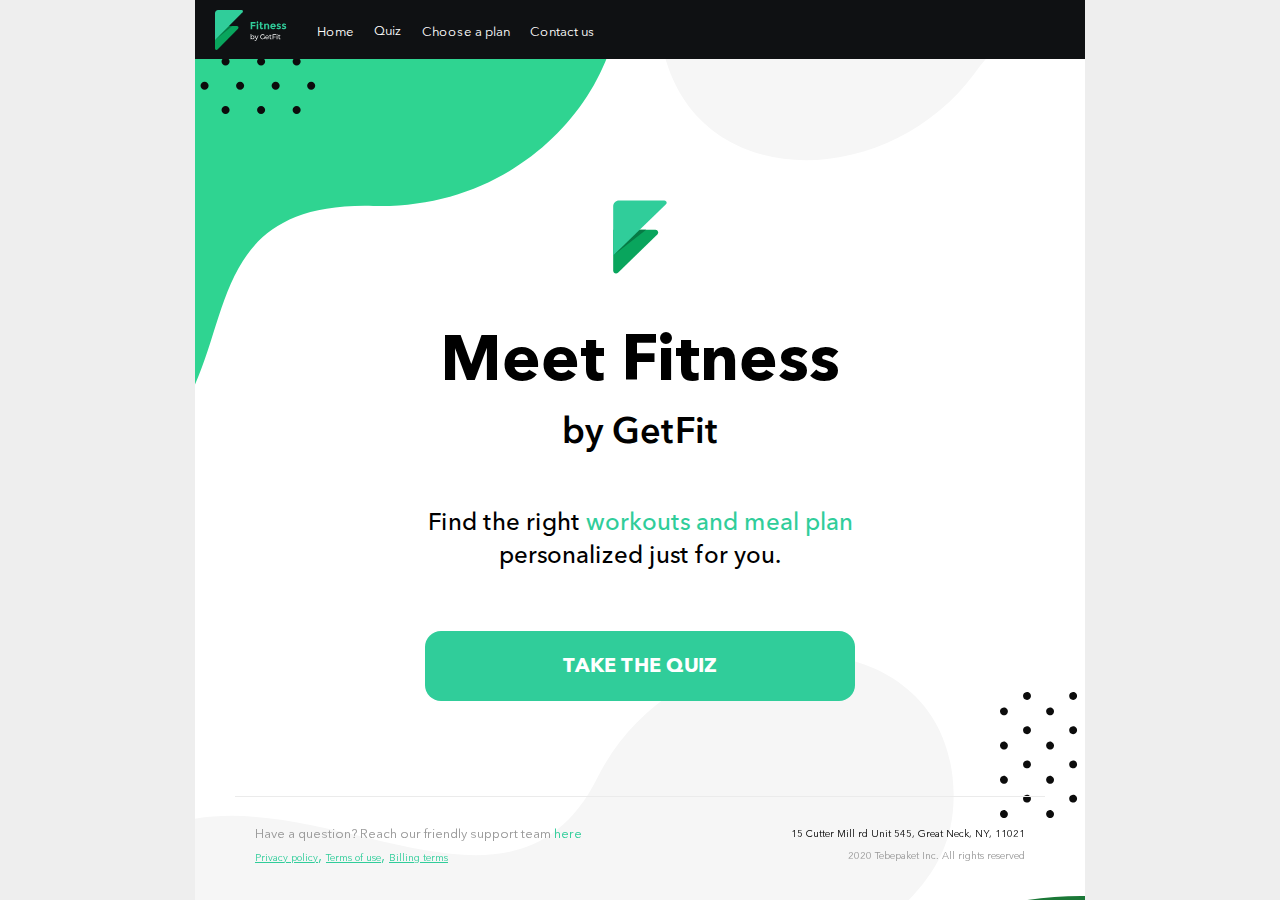
<file: index.html>
<!DOCTYPE html>
<html lang="ru">

<head>

	<meta charset="utf-8">

	<title></title>
	<meta name="description" content="">

	<meta name="viewport" content="width=device-width">

	<link rel="icon" href="img/favicon.png">
	
	<link rel="stylesheet" href="css/styles.min.css">

</head>

<body>

	<header class="header">
		<div class="section-wrapper">
			<div class="header-wrapper">
				<a href="/" class="header-logo">
					<svg width="72" height="40" viewBox="0 0 72 40" fill="none" xmlns="http://www.w3.org/2000/svg">
						<path d="M22.0236 16.0825H0V38.5038C0 39.8359 1.59031 40.5013 2.51744 39.5572L23.0678 18.6291C23.9925 17.6874 23.3345 16.0825 22.0236 16.0825Z" fill="#09A55D"/>
						<path fill-rule="evenodd" clip-rule="evenodd" d="M0 30.1031L17.2409 16.0825H12.2304L0 30.1031Z" fill="#067B45"/>
						<path d="M26.7038 0H3.08538C1.38134 0 0 1.39903 0 3.12489V30.1031L27.588 2.16181C28.3756 1.36408 27.8178 0 26.7038 0Z" fill="#30CD9A"/>
						<path d="M40.5173 11.969V13.3814H37.2355V14.9381H40.3552V16.3504H37.2355V19.1752H35.6553V11.969H40.5173Z" fill="#30CD9A"/>
						<path fill-rule="evenodd" clip-rule="evenodd" d="M41.5732 12.2783C41.5732 12.5326 41.6575 12.7491 41.8264 12.9278C42.0022 13.0996 42.2146 13.1855 42.4645 13.1855C42.7144 13.1855 42.9236 13.0996 43.0925 12.9278C43.2683 12.7491 43.3558 12.5326 43.3558 12.2783C43.3558 12.024 43.2683 11.8109 43.0925 11.6391C42.9236 11.4604 42.7144 11.3711 42.4645 11.3711C42.2146 11.3711 42.0022 11.4604 41.8264 11.6391C41.6575 11.8109 41.5732 12.024 41.5732 12.2783ZM41.7047 13.6288V19.1752H43.2243V13.6288H41.7047Z" fill="#30CD9A"/>
						<path d="M46.4761 14.7422V17.2267C46.4761 17.4398 46.5302 17.6082 46.6381 17.7319C46.7463 17.8487 46.8745 17.9071 47.0231 17.9071C47.3067 17.9071 47.5464 17.7765 47.7422 17.5154L48.3095 18.5979C47.837 19.0377 47.3373 19.2577 46.8106 19.2577C46.2905 19.2577 45.8482 19.0824 45.4835 18.7319C45.1258 18.3814 44.9467 17.9037 44.9467 17.2989V14.7422H44.3086V13.6288H44.9467V11.969H46.4761V13.6288H47.7931V14.7422H46.4761Z" fill="#30CD9A"/>
						<path d="M50.6432 16.0825V19.1753H49.124V13.6289H50.6432V14.2475C51.1027 13.7732 51.6191 13.5361 52.193 13.5361C52.7672 13.5361 53.2466 13.7423 53.6316 14.1547C54.0231 14.5671 54.2189 15.1169 54.2189 15.8042V19.1753H52.6996V16.0413C52.6996 15.189 52.3924 14.7629 51.7779 14.7629C51.4739 14.7629 51.2073 14.8763 50.9778 15.1031C50.7547 15.3231 50.6432 15.6495 50.6432 16.0825Z" fill="#30CD9A"/>
						<path fill-rule="evenodd" clip-rule="evenodd" d="M58.1456 19.2578C58.9762 19.2578 59.699 18.9622 60.3135 18.3712L59.4625 17.433C59.1182 17.7973 58.6791 17.9794 58.1456 17.9794C57.8147 17.9794 57.5176 17.8832 57.2543 17.6908C56.991 17.4983 56.8355 17.2509 56.7883 16.9485H60.7591V16.1238C60.7591 15.3196 60.4958 14.6873 59.9688 14.2269C59.4491 13.7664 58.8142 13.5361 58.0646 13.5361C57.315 13.5361 56.6634 13.7939 56.1099 14.3093C55.563 14.8248 55.2891 15.5189 55.2891 16.3918C55.2891 17.2646 55.5593 17.9622 56.0997 18.4846C56.6398 19.0001 57.3219 19.2578 58.1456 19.2578ZM58.8549 15.0825C59.0641 15.2612 59.1858 15.5155 59.2196 15.8454H56.829C56.8693 15.5292 57.0146 15.2784 57.2645 15.0928C57.5144 14.9073 57.7878 14.8145 58.0849 14.8145C58.3889 14.8145 58.6453 14.9038 58.8549 15.0825Z" fill="#30CD9A"/>
						<path d="M65.9571 17.4537C65.9571 17.9966 65.758 18.433 65.3596 18.7629C64.9677 19.0928 64.468 19.2578 63.8604 19.2578C63.455 19.2578 63.033 19.1856 62.5943 19.0413C62.1552 18.8901 61.7604 18.6702 61.4092 18.3815L62.0778 17.4124C62.6447 17.8591 63.2491 18.0825 63.8909 18.0825C64.0866 18.0825 64.2421 18.0447 64.3569 17.9691C64.4716 17.8866 64.529 17.7801 64.529 17.6495C64.529 17.5189 64.448 17.3986 64.2856 17.2887C64.1306 17.1787 63.901 17.0756 63.597 16.9794C63.3 16.8832 63.0704 16.8007 62.908 16.732C62.753 16.6633 62.5739 16.5636 62.3713 16.433C61.9594 16.1718 61.7535 15.787 61.7535 15.2784C61.7535 14.7629 61.9561 14.3437 62.3611 14.0207C62.7664 13.6976 63.2898 13.5361 63.9312 13.5361C64.573 13.5361 65.2143 13.7561 65.8557 14.1959L65.2884 15.2269C64.8159 14.897 64.343 14.732 63.8705 14.732C63.4045 14.732 63.1718 14.8626 63.1718 15.1238C63.1718 15.2681 63.2458 15.3815 63.3944 15.464C63.5429 15.5464 63.7895 15.6426 64.1338 15.7526C64.4781 15.8626 64.7215 15.9485 64.8631 16.0104C65.0117 16.0653 65.1875 16.1547 65.3897 16.2784C65.7682 16.5121 65.9571 16.9038 65.9571 17.4537Z" fill="#30CD9A"/>
						<path d="M71.2197 17.4537C71.2197 17.9966 71.0207 18.433 70.6223 18.7629C70.2304 19.0928 69.7307 19.2578 69.123 19.2578C68.7177 19.2578 68.2957 19.1856 67.857 19.0413C67.4178 18.8901 67.0227 18.6702 66.6719 18.3815L67.3401 17.4124C67.9074 17.8591 68.5118 18.0825 69.1536 18.0825C69.3493 18.0825 69.5044 18.0447 69.6191 17.9691C69.7343 17.8866 69.7917 17.7801 69.7917 17.6495C69.7917 17.5189 69.7103 17.3986 69.5483 17.2887C69.3933 17.1787 69.1633 17.0756 68.8597 16.9794C68.5627 16.8832 68.3331 16.8007 68.1707 16.732C68.0157 16.6633 67.8366 16.5636 67.6339 16.433C67.2221 16.1718 67.0162 15.787 67.0162 15.2784C67.0162 14.7629 67.2188 14.3437 67.6238 14.0207C68.0291 13.6976 68.5525 13.5361 69.1939 13.5361C69.8352 13.5361 70.477 13.7561 71.1184 14.1959L70.5511 15.2269C70.0786 14.897 69.6057 14.732 69.1332 14.732C68.6672 14.732 68.434 14.8626 68.434 15.1238C68.434 15.2681 68.5085 15.3815 68.6571 15.464C68.8056 15.5464 69.0522 15.6426 69.3965 15.7526C69.7408 15.8626 69.9838 15.9485 70.1258 16.0104C70.2744 16.0653 70.4498 16.1547 70.6524 16.2784C71.0305 16.5121 71.2197 16.9038 71.2197 17.4537Z" fill="#30CD9A"/>
						<path fill-rule="evenodd" clip-rule="evenodd" d="M38.5413 25.7122C38.2612 25.5533 37.9444 25.4738 37.5908 25.4738C37.3291 25.4738 37.088 25.5253 36.8676 25.6281C36.6471 25.7262 36.4635 25.8734 36.3165 26.0697V24.0227H35.6553V29.2244H36.289V28.6355C36.4359 28.8411 36.6219 28.9977 36.8469 29.1052C37.0719 29.2127 37.3199 29.2664 37.5908 29.2664C37.9444 29.2664 38.2612 29.187 38.5413 29.0281C38.8214 28.8692 39.0395 28.6472 39.1957 28.3621C39.3564 28.0724 39.4367 27.7405 39.4367 27.3666C39.4367 26.9928 39.3564 26.6633 39.1957 26.3782C39.0395 26.0931 38.8214 25.8711 38.5413 25.7122ZM38.1625 28.5163C37.9788 28.6238 37.7699 28.6776 37.5357 28.6776C37.3061 28.6776 37.0972 28.6238 36.9089 28.5163C36.7206 28.4041 36.5737 28.2499 36.4681 28.0536C36.3625 27.8527 36.3096 27.6237 36.3096 27.3666C36.3096 27.1096 36.3625 26.8829 36.4681 26.6866C36.5737 26.4857 36.7206 26.3314 36.9089 26.2239C37.0972 26.1165 37.3061 26.0627 37.5357 26.0627C37.7699 26.0627 37.9788 26.1165 38.1625 26.2239C38.3507 26.3314 38.4977 26.4857 38.6033 26.6866C38.7135 26.8829 38.7686 27.1096 38.7686 27.3666C38.7686 27.6237 38.7135 27.8527 38.6033 28.0536C38.4977 28.2499 38.3507 28.4041 38.1625 28.5163Z" fill="white"/>
						<path d="M43.4793 25.5088L41.7094 29.5958C41.5531 29.9744 41.3696 30.2407 41.1584 30.395C40.9516 30.5492 40.7013 30.6263 40.4074 30.6263C40.2284 30.6263 40.0538 30.596 39.8839 30.5352C39.7187 30.4791 39.5809 30.395 39.4707 30.2828L39.7531 29.7781C39.9414 29.9603 40.1595 30.0515 40.4074 30.0515C40.5681 30.0515 40.7013 30.0071 40.8067 29.9183C40.917 29.8341 41.0159 29.6869 41.103 29.4766L41.2202 29.2172L39.6085 25.5088H40.2972L41.5714 28.4812L42.8318 25.5088H43.4793Z" fill="white"/>
						<path d="M48.9782 26.7426H49.6396V28.6565C49.4007 28.8574 49.1227 29.0117 48.8061 29.1191C48.4891 29.2266 48.1586 29.2804 47.8143 29.2804C47.3272 29.2804 46.8889 29.1729 46.4986 28.9579C46.1083 28.7383 45.8006 28.4391 45.5756 28.0606C45.355 27.6774 45.2451 27.2474 45.2451 26.7707C45.2451 26.294 45.355 25.864 45.5756 25.4808C45.8006 25.0976 46.1083 24.7985 46.4986 24.5835C46.8933 24.3685 47.3365 24.261 47.8277 24.261C48.2135 24.261 48.5627 24.3264 48.8749 24.4573C49.1915 24.5835 49.4605 24.7704 49.6807 25.0181L49.2538 25.4527C48.868 25.0742 48.402 24.8849 47.8554 24.8849C47.4879 24.8849 47.1575 24.9667 46.8636 25.1303C46.5743 25.2892 46.3472 25.5135 46.1816 25.8033C46.0163 26.0884 45.9337 26.4108 45.9337 26.7707C45.9337 27.1259 46.0163 27.4484 46.1816 27.7381C46.3472 28.0232 46.5743 28.2475 46.8636 28.4111C47.1575 28.5747 47.4859 28.6565 47.8485 28.6565C48.2803 28.6565 48.6567 28.5513 48.9782 28.341V26.7426Z" fill="white"/>
						<path fill-rule="evenodd" clip-rule="evenodd" d="M53.9025 27.591C53.9115 27.5069 53.9164 27.4391 53.9164 27.3877C53.9164 27.0138 53.8382 26.682 53.682 26.3922C53.5306 26.1025 53.3169 25.8781 53.0414 25.7192C52.7708 25.5557 52.4606 25.4739 52.1115 25.4739C51.7627 25.4739 51.4481 25.5557 51.1681 25.7192C50.8926 25.8781 50.6745 26.1025 50.5137 26.3922C50.3574 26.682 50.2793 27.0068 50.2793 27.3667C50.2793 27.7312 50.3599 28.0583 50.5206 28.3481C50.6859 28.6379 50.9178 28.8646 51.2161 29.0281C51.5149 29.187 51.8567 29.2665 52.2425 29.2665C52.5457 29.2665 52.8188 29.215 53.0621 29.1122C53.31 29.0094 53.5167 28.8599 53.682 28.6636L53.3169 28.2289C53.0508 28.528 52.6995 28.6776 52.2633 28.6776C51.9051 28.6776 51.6044 28.5794 51.361 28.3832C51.1221 28.1822 50.9821 27.9181 50.9406 27.591H53.9025ZM51.3126 26.3361C51.5283 26.1399 51.7948 26.0417 52.1115 26.0417C52.4285 26.0417 52.6926 26.1422 52.9038 26.3432C53.1195 26.5394 53.2457 26.7942 53.2827 27.1073H50.9406C50.9772 26.7895 51.1014 26.5324 51.3126 26.3361Z" fill="white"/>
						<path d="M56.7177 29.0069C56.6213 29.091 56.5016 29.1565 56.3596 29.2032C56.2171 29.2452 56.0702 29.2663 55.9188 29.2663C55.5513 29.2663 55.2665 29.1658 55.0646 28.9648C54.8623 28.7639 54.7614 28.4765 54.7614 28.1026V26.0626H54.1416V25.5088H54.7614V24.6956H55.4227V25.5088H56.4695V26.0626H55.4227V28.0745C55.4227 28.2755 55.4708 28.4297 55.5672 28.5372C55.6685 28.6447 55.8106 28.6984 55.9945 28.6984C56.1964 28.6984 56.3685 28.6401 56.511 28.5232L56.7177 29.0069Z" fill="white"/>
						<path d="M58.3023 24.927V26.6376H60.7197V27.2404H58.3023V29.2244H57.6133V24.3171H61.0159V24.927H58.3023Z" fill="white"/>
						<path fill-rule="evenodd" clip-rule="evenodd" d="M61.6792 24.6676C61.7741 24.7517 61.8916 24.7938 62.0318 24.7938C62.1719 24.7938 62.2872 24.7517 62.3772 24.6676C62.4721 24.5788 62.5196 24.4713 62.5196 24.3451C62.5196 24.2236 62.4721 24.1231 62.3772 24.0437C62.2872 23.9595 62.1719 23.9175 62.0318 23.9175C61.8916 23.9175 61.7741 23.9619 61.6792 24.0507C61.5892 24.1348 61.5439 24.2376 61.5439 24.3591C61.5439 24.4807 61.5892 24.5835 61.6792 24.6676ZM62.3923 25.5088H61.6717V29.2243H62.3923V25.5088Z" fill="white"/>
						<path d="M65.6376 29.0069C65.5412 29.091 65.4215 29.1565 65.2791 29.2032C65.1371 29.2452 64.9901 29.2663 64.8383 29.2663C64.4713 29.2663 64.1864 29.1658 63.9845 28.9648C63.7823 28.7639 63.6813 28.4765 63.6813 28.1026V26.0626H63.0615V25.5088H63.6813V24.6956H64.3427V25.5088H65.3894V26.0626H64.3427V28.0745C64.3427 28.2755 64.3907 28.4297 64.4871 28.5372C64.5881 28.6447 64.7305 28.6984 64.914 28.6984C65.1163 28.6984 65.2885 28.64 65.4309 28.5232L65.6376 29.0069Z" fill="white"/>
					</svg>						
				</a>
				<div class="header-menu">
					<ul>
						<li>
							<a href="">
							Home 
							</a>
						</li>      
						<li>
							<div class="open-quiz">
							Quiz
							</div>
						</li>     
						<li>
							<a href="">
							Choose a plan
							</a> 
						</li>      
						<li>
							<a href="">
							Contact us
							</a>
						</li> 
					</ul>
					<div class="footer-left">
						<div class="footer-title">
							Have a question? Reach our friendly support team <a href="">here</a> 
						</div>
						<div class="footer-subtitle">
							<a href="">Privacy policy</a>, <a href="">Terms of use</a>, <a href="">Billing terms</a>
						</div>
					</div>
				</div>
				<div class="header-icon">
					<div class="header-icon__box">
						<span>
							
						</span>
						<span>

						</span>
						<span>

						</span>
					</div>
				</div>
			</div>
		</div>
	</header>

	<section class="main">
		<div class="section-wrapper">
			<div class="main-wrapper">
				<div class="main-logo">
					<svg width="54" height="74" viewBox="0 0 54 74" fill="none" xmlns="http://www.w3.org/2000/svg">
						<path d="M42.3173 29.8062H0.176758V70.8344C0.176758 73.2719 3.2197 74.4896 4.99371 72.762L44.3154 34.4661C46.0847 32.7429 44.8257 29.8062 42.3173 29.8062Z" fill="#09A55D"/>
						<path fill-rule="evenodd" clip-rule="evenodd" d="M0.176758 55.4622L33.1659 29.8062H23.5788L0.176758 55.4622Z" fill="#067B45"/>
						<path d="M51.2727 0.377197H6.08041C2.81985 0.377197 0.176758 2.93726 0.176758 6.09538V55.4622L52.9644 4.33305C54.4715 2.8733 53.4041 0.377197 51.2727 0.377197Z" fill="#30CD9A"/>
					</svg>
				</div>
				<div class="main-title">
					Meet Fitness
				</div>
				<div class="main-subtitle">
					by GetFit
				</div>
				<div class="main-description">
					Find the right <span> workouts and meal plan</span> personalized just for you.
				</div>
				<div class="main-btn open-quiz">
					take the quiz
				</div>
			</div>
		</div>
	</section>

	<footer class="footer footer-new">
		<div class="section-wrapper">
			<div class="footer-wrapper">
				<div class="footer-left">
					<div class="footer-title">
						Have a question? Reach our friendly support team <a href="">here</a> 
					</div>
					<div class="footer-subtitle">
						<a href="">Privacy policy</a>, <a href="">Terms of use</a>, <a href="">Billing terms</a>
					</div>
				</div>
				<div class="footer-right">
					<span>
						15 Cutter Mill rd Unit 545, Great Neck, NY, 11021
					</span>
					<span>
						2020 Tebepaket Inc. All rights reserved
					</span>
				</div>
			</div>
		</div>
	</footer>

	<div class="quiz">
		<div class="section-wrapper">
			<div class="quiz-wrapper">
				<div class="quiz-header">
					<div class="quiz-header__back step-back">
						<svg width="11" height="20" viewBox="0 0 11 20" fill="none" xmlns="http://www.w3.org/2000/svg">
							<path d="M2.95071 10L10.642 2.13388C11.1193 1.64573 11.1193 0.854272 10.642 0.366117C10.1647 -0.122039 9.39084 -0.122039 8.91354 0.366117L0.357981 9.11612C-0.119327 9.60427 -0.119327 10.3957 0.357981 10.8839L8.91354 19.6339C9.39084 20.122 10.1647 20.122 10.642 19.6339C11.1193 19.1457 11.1193 18.3543 10.642 17.8661L2.95071 10Z" fill="#999999"/>
						</svg>
						Back
					</div>
					<div class="quiz-logo">
						<svg width="41" height="56" viewBox="0 0 41 56" fill="none" xmlns="http://www.w3.org/2000/svg">
							<path d="M31.8395 22.5559H0V53.6043C0 55.4489 2.29911 56.3704 3.63947 55.063L33.3492 26.0824C34.686 24.7783 33.7347 22.5559 31.8395 22.5559Z" fill="#09A55D"/>
							<path fill-rule="evenodd" clip-rule="evenodd" d="M0 41.9713L24.9251 22.5559H17.6816L0 41.9713Z" fill="#067B45"/>
							<path d="M38.6058 0.2854H4.46054C1.997 0.2854 0 2.22274 0 4.61267V41.9714L39.884 3.27902C41.0227 2.17434 40.2162 0.2854 38.6058 0.2854Z" fill="#30CD9A"/>
						</svg>							
					</div>
					<div class="quiz-counter">
						<span>1</span>/<span>1</span>
					</div>
				</div>
				<div class="quiz-step active" data-step="1">
					<div class="quiz-step__question">
						What would be your primary goal?
					</div>
					<div class="quiz-step__answer">
						<div class="main-btn next-step" data-answer="Lose weight">
							Lose Weight
							<span>
								Manage my well-being and contraception
							</span>
						</div>
						<div class="main-btn next-step" data-answer="Stay in shape">
							stay in shape
							<span>
								Leverage my fertile days
							</span>
						</div>
						<div class="main-btn next-step" data-answer="Gain weight">
							gain weight
							<span>
								Take care of myself and my future baby
							</span>
						</div>
					</div>
				</div>
				<div class="quiz-step" data-step="2">
					<div class="quiz-step__question">
						What’s your weight?
					</div>
					<div class="quiz-step__description">
						We need your weight for more accurate calculations and a customize plan
					</div>
					<div class="quiz-step__answer">
						<div class="quiz-input">
							<input type="text" name="weight">
							<label for="weight">
								kg
							</label>
						</div>
						<div class="quiz-checkbox">
							<div class="quiz-checkbox__item selected">
								KG
							</div>
							<div class="quiz-checkbox__item">
								LBS
							</div>
						</div>
						<div class="main-btn next-step disabled">
							next
						</div>
					</div>
				</div>
				<div class="quiz-step" data-step="3">
					<div class="quiz-step__question">
						What's your gender?
					</div>
					<div class="quiz-step__answer fdr">
						<div class="main-btn circle-btn next-step" data-answer="Male">
							<svg width="56" height="56" viewBox="0 0 56 56" fill="none" xmlns="http://www.w3.org/2000/svg">
								<path fill-rule="evenodd" clip-rule="evenodd" d="M43.2 1.6C43.2 0.716345 43.9163 0 44.8 0H54.4C55.2837 0 56 0.716345 56 1.6V11.2C56 12.0837 55.2837 12.8 54.4 12.8C53.5163 12.8 52.8 12.0837 52.8 11.2V5.45929L43.4297 14.8296C47.2707 19.1972 49.6 24.9266 49.6 31.2C49.6 44.8967 38.4967 56 24.8 56C11.1033 56 0 44.8967 0 31.2C0 17.5033 11.1033 6.4 24.8 6.4C31.0717 6.4 36.7996 8.72803 41.1667 12.5671L50.5338 3.2H44.8C43.9163 3.2 43.2 2.48366 43.2 1.6ZM24.8 52.8C36.7294 52.8 46.4 43.1294 46.4 31.2C46.4 19.2706 36.7294 9.6 24.8 9.6C12.8706 9.6 3.2 19.2706 3.2 31.2C3.2 43.1294 12.8706 52.8 24.8 52.8Z" fill="white"/>
								</svg>
								
							male
						</div>
						<div class="main-btn circle-btn next-step" data-answer="Female">
							<svg width="50" height="63" viewBox="0 0 50 63" fill="none" xmlns="http://www.w3.org/2000/svg">
								<path fill-rule="evenodd" clip-rule="evenodd" d="M49.6 25.6C49.6 38.7592 39.351 49.5246 26.4 50.3493V54.4H29.6C30.4837 54.4 31.2 55.1164 31.2 56C31.2 56.8837 30.4837 57.6 29.6 57.6H26.4V60.8C26.4 61.6837 25.6837 62.4 24.8 62.4C23.9163 62.4 23.2 61.6837 23.2 60.8V57.6H20C19.1163 57.6 18.4 56.8837 18.4 56C18.4 55.1164 19.1163 54.4 20 54.4H23.2V50.3493C10.249 49.5246 0 38.7592 0 25.6C0 11.9034 11.1033 0.800049 24.8 0.800049C38.4967 0.800049 49.6 11.9034 49.6 25.6ZM24.8 47.2001C36.7294 47.2001 46.4 37.5294 46.4 25.6C46.4 13.6707 36.7294 4.00005 24.8 4.00005C12.8706 4.00005 3.2 13.6707 3.2 25.6C3.2 37.5294 12.8706 47.2001 24.8 47.2001Z" fill="white"/>
								</svg>
							female
						</div>
					</div>
				</div>
				<div class="quiz-step" data-step="4">
					<div class="quiz-step__question">
						How often do you workout?
					</div>
					<div class="quiz-step__answer">
						<div class="main-btn next-step" data-answer="Regularly">
							Regularly
						</div>
						<div class="main-btn next-step" data-answer="Sometimes">
							Sometimes
						</div>
						<div class="main-btn next-step" data-answer="Never">
							Never
						</div>
					</div>
				</div>
				<div class="quiz-step" data-step="5">
					<div class="quiz-step__question">
						Are you getting back <br> to workout routine <br> after pregnancy?
					</div>
					<div class="quiz-step__answer fdr">
						<div class="main-btn circle-btn fw next-step" data-answer="yes">
							YES
						</div>
						<div class="main-btn circle-btn fw next-step" data-answer="no">
							NO
						</div>
					</div>
				</div>
				<div class="quiz-step" data-step="6">
					<div class="quiz-step__question">
						Would you like to use equipment?
					</div>
					<div class="quiz-step__description">
						Such as dumbbells, mats, sneakers and musch more equipment
					</div>
					<div class="quiz-step__answer fdr">
						<a href="new.html" class="main-btn circle-btn fw next-step" data-answer="yes">
							YES
						</a>
						<a href="new.html" class="main-btn circle-btn fw next-step" data-answer="no">
							NO
						</a href="new.html">
					</div>
				</div>
			</div>
		</div>
	</div>

	<script
  src="https://code.jquery.com/jquery-3.4.1.min.js"
  integrity="sha256-CSXorXvZcTkaix6Yvo6HppcZGetbYMGWSFlBw8HfCJo="
  crossorigin="anonymous"></script>
	<script src="js/scripts.min.js"></script>

</body>
</html>
</file>
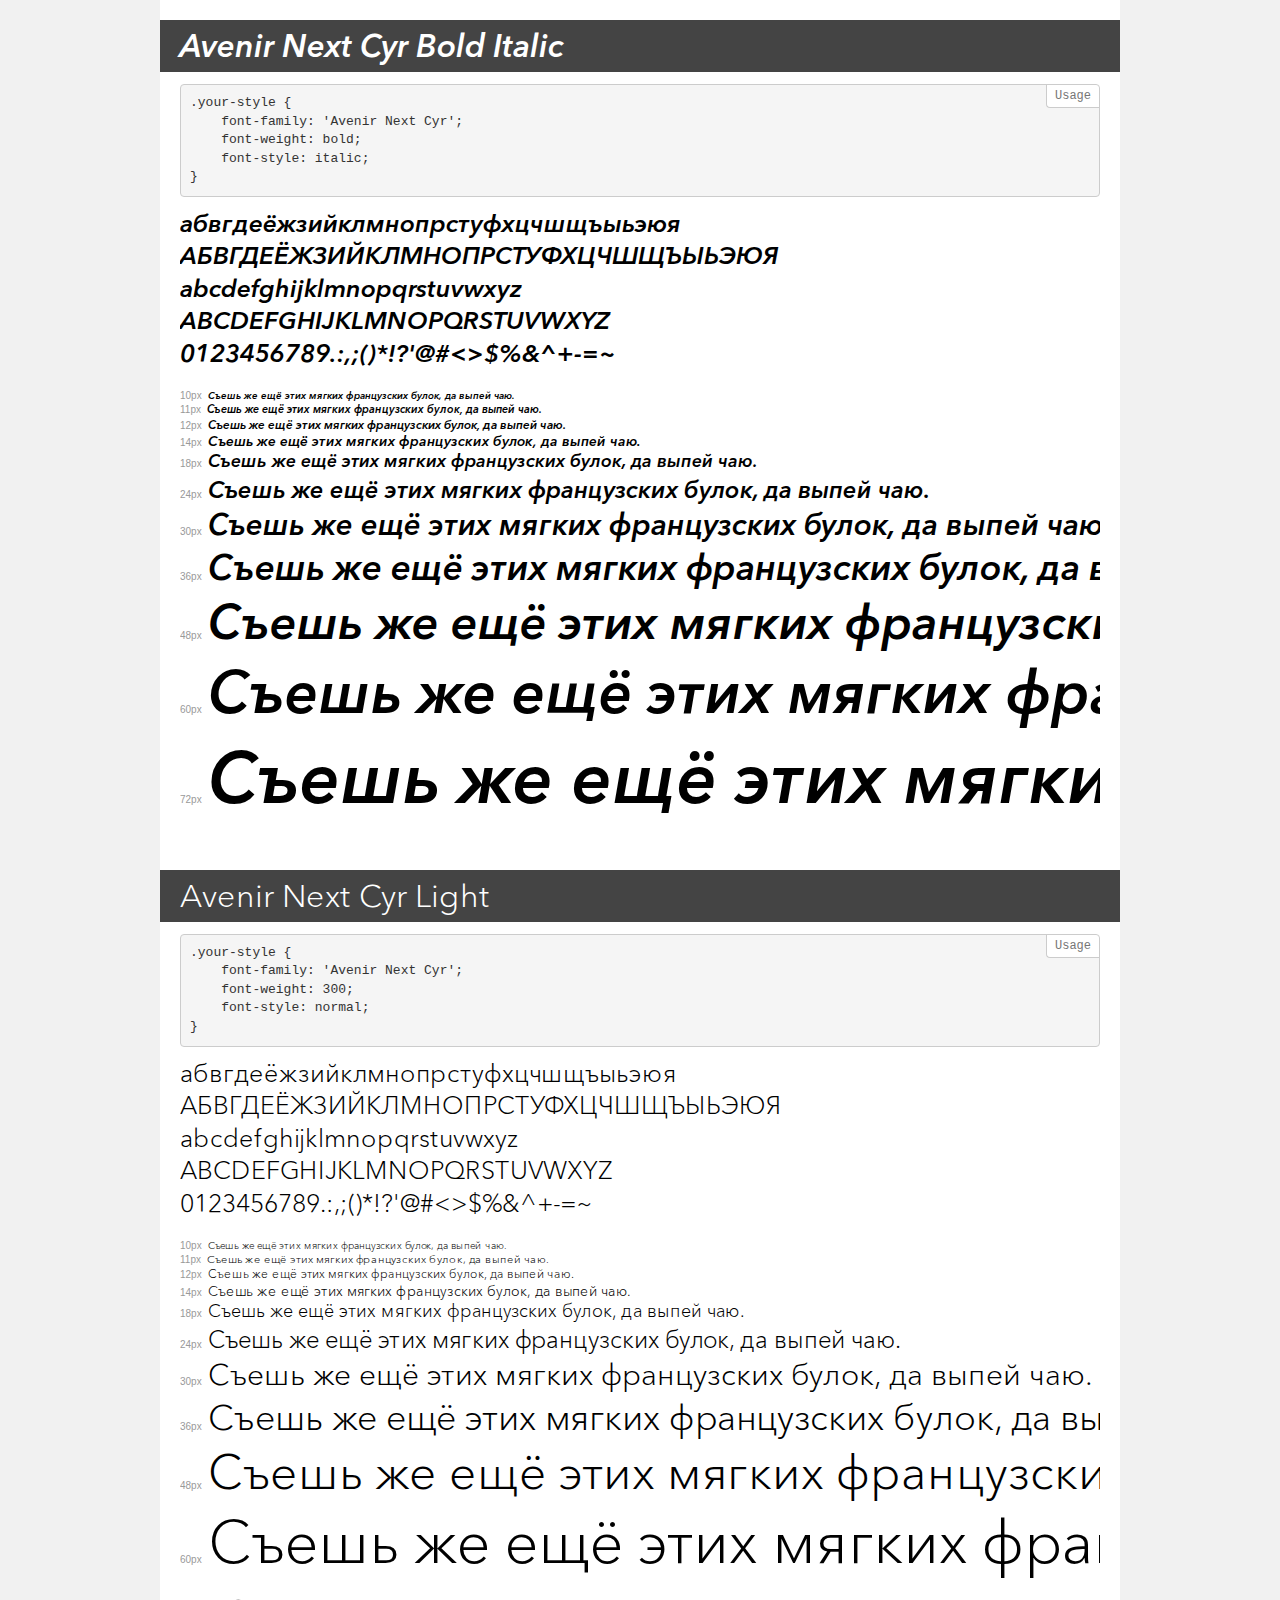
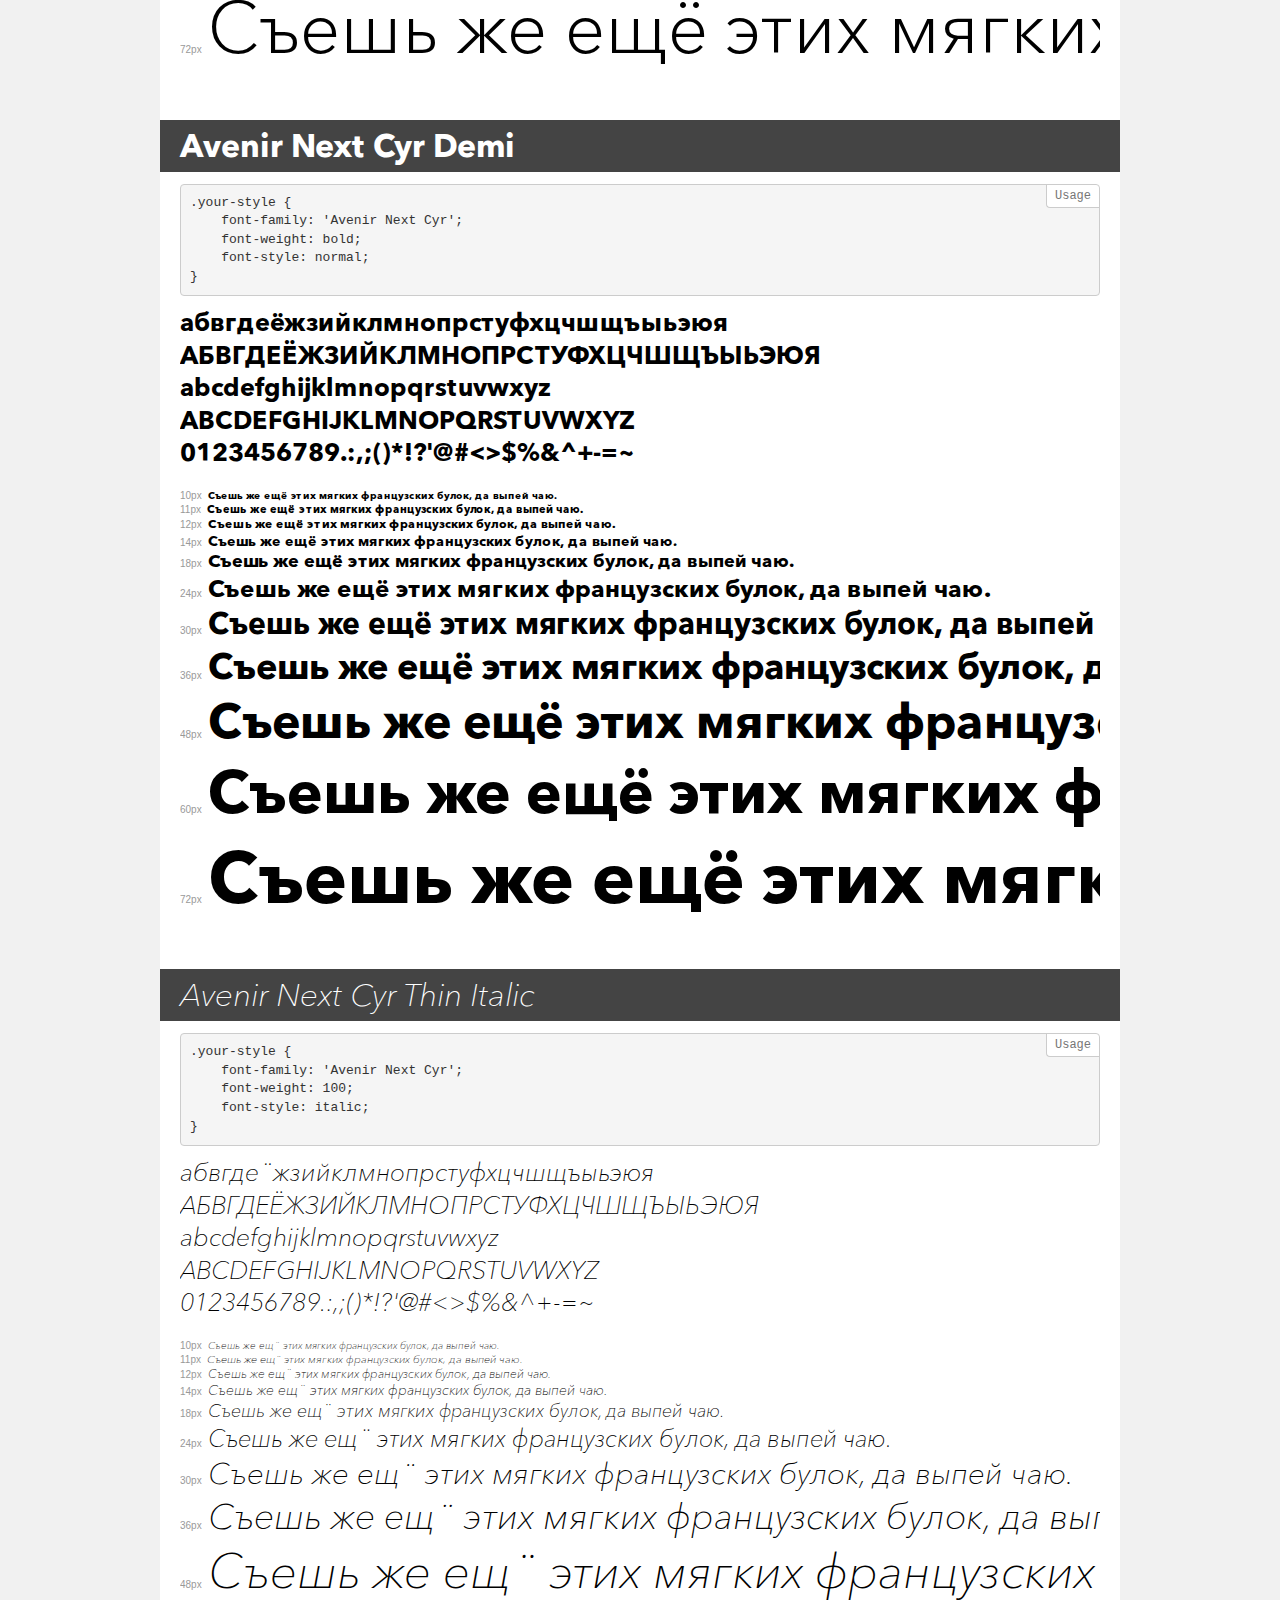
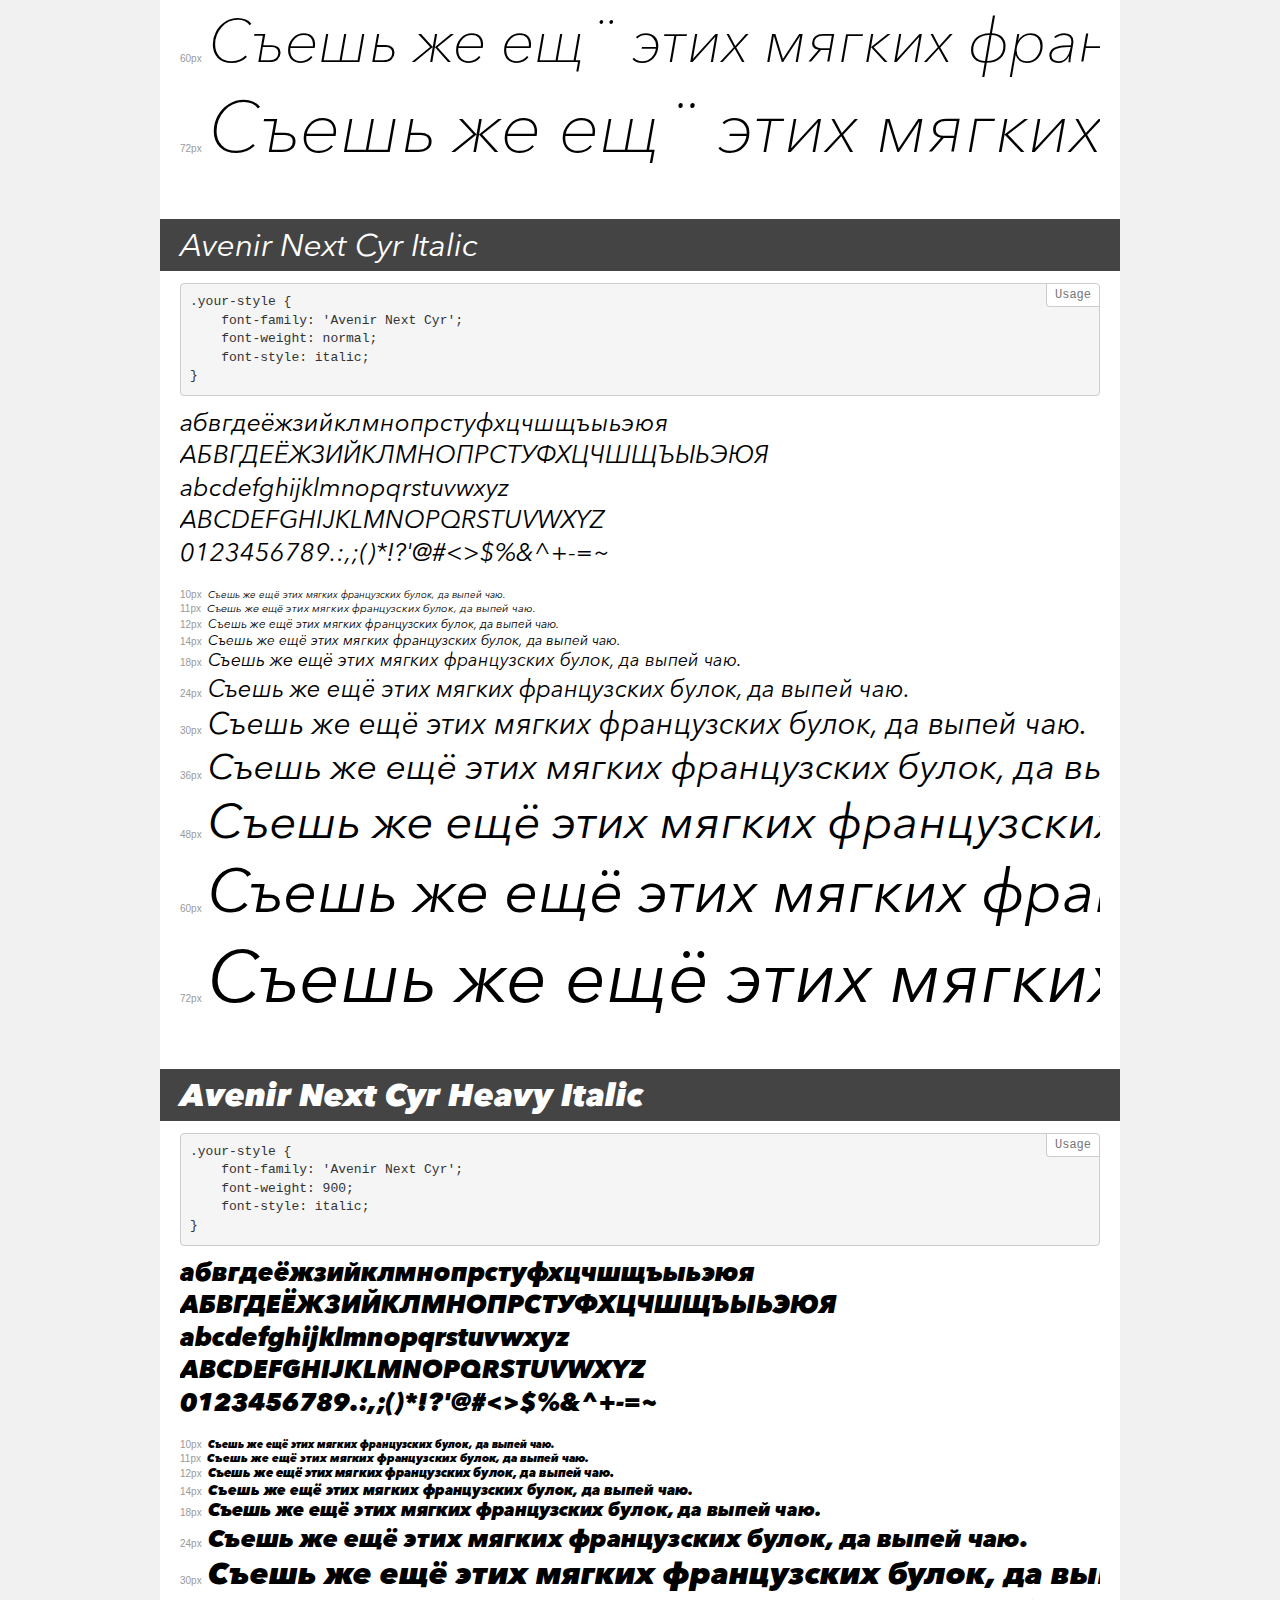
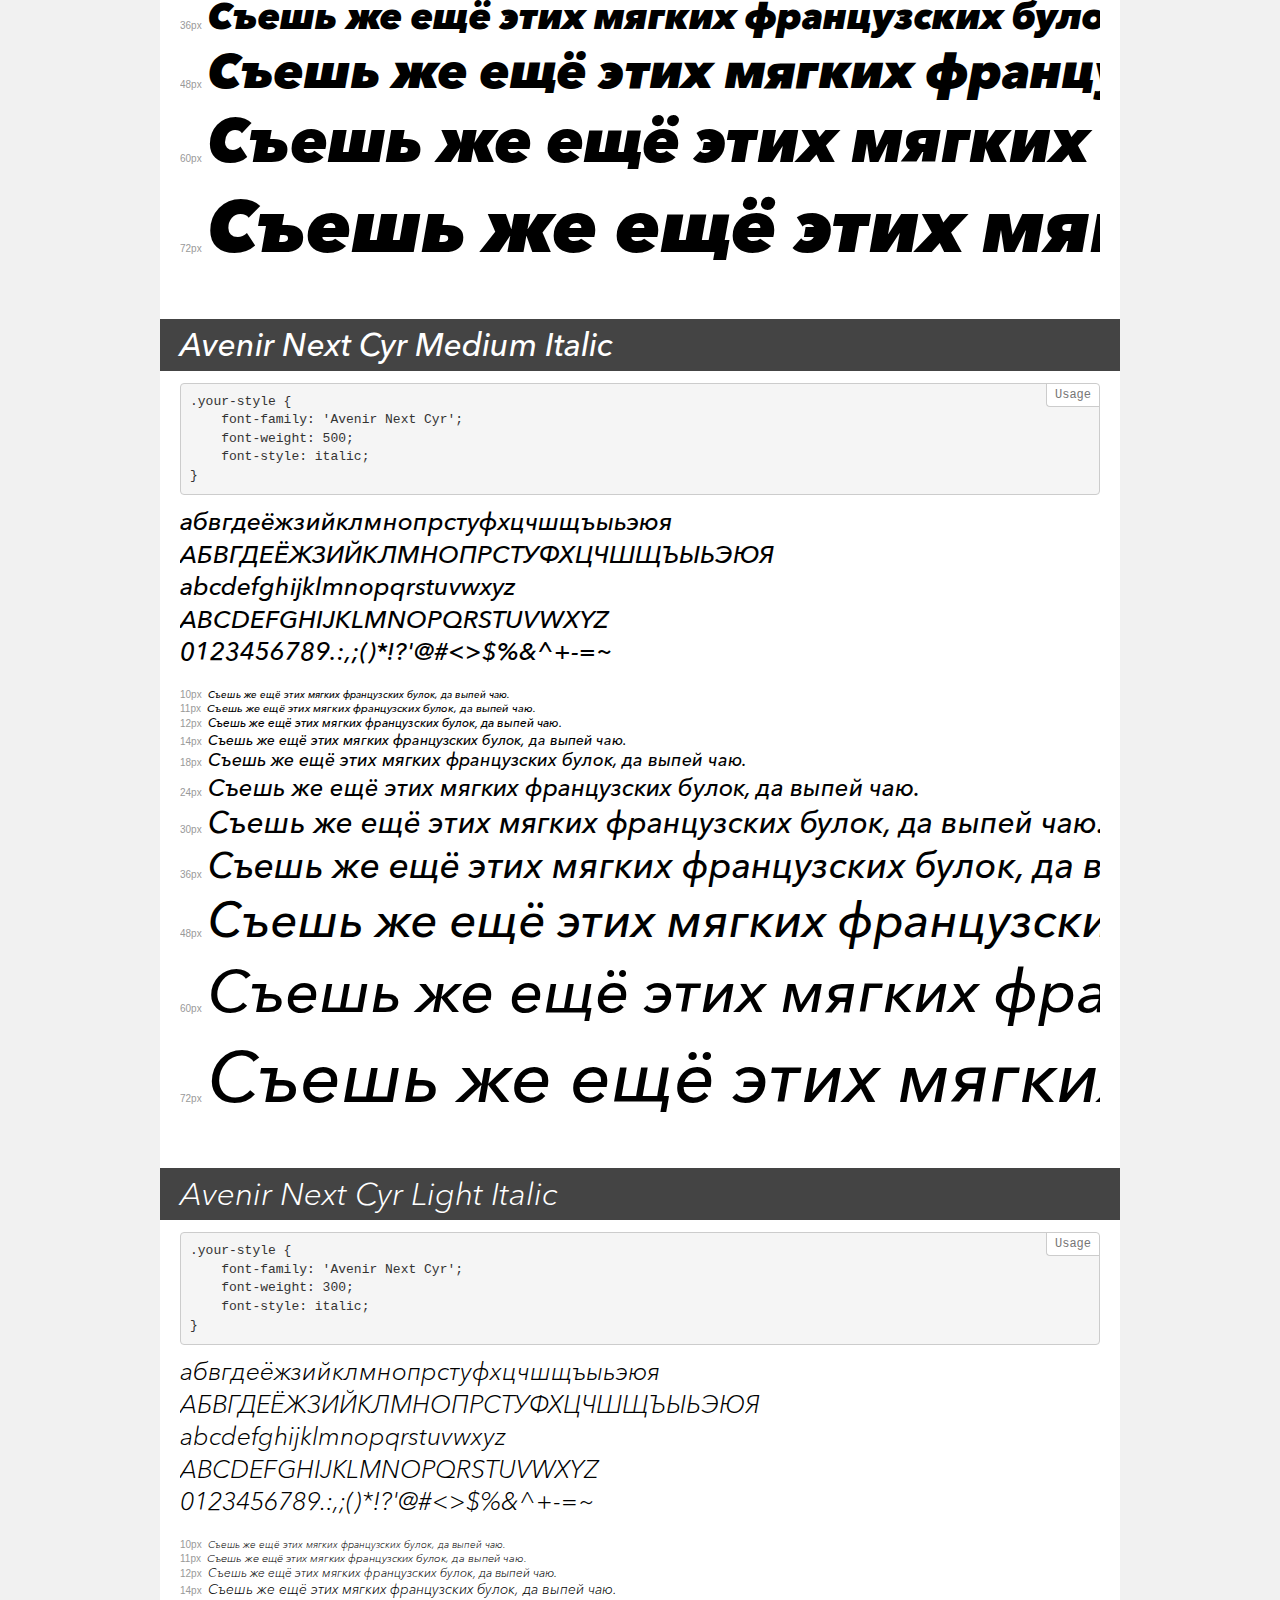
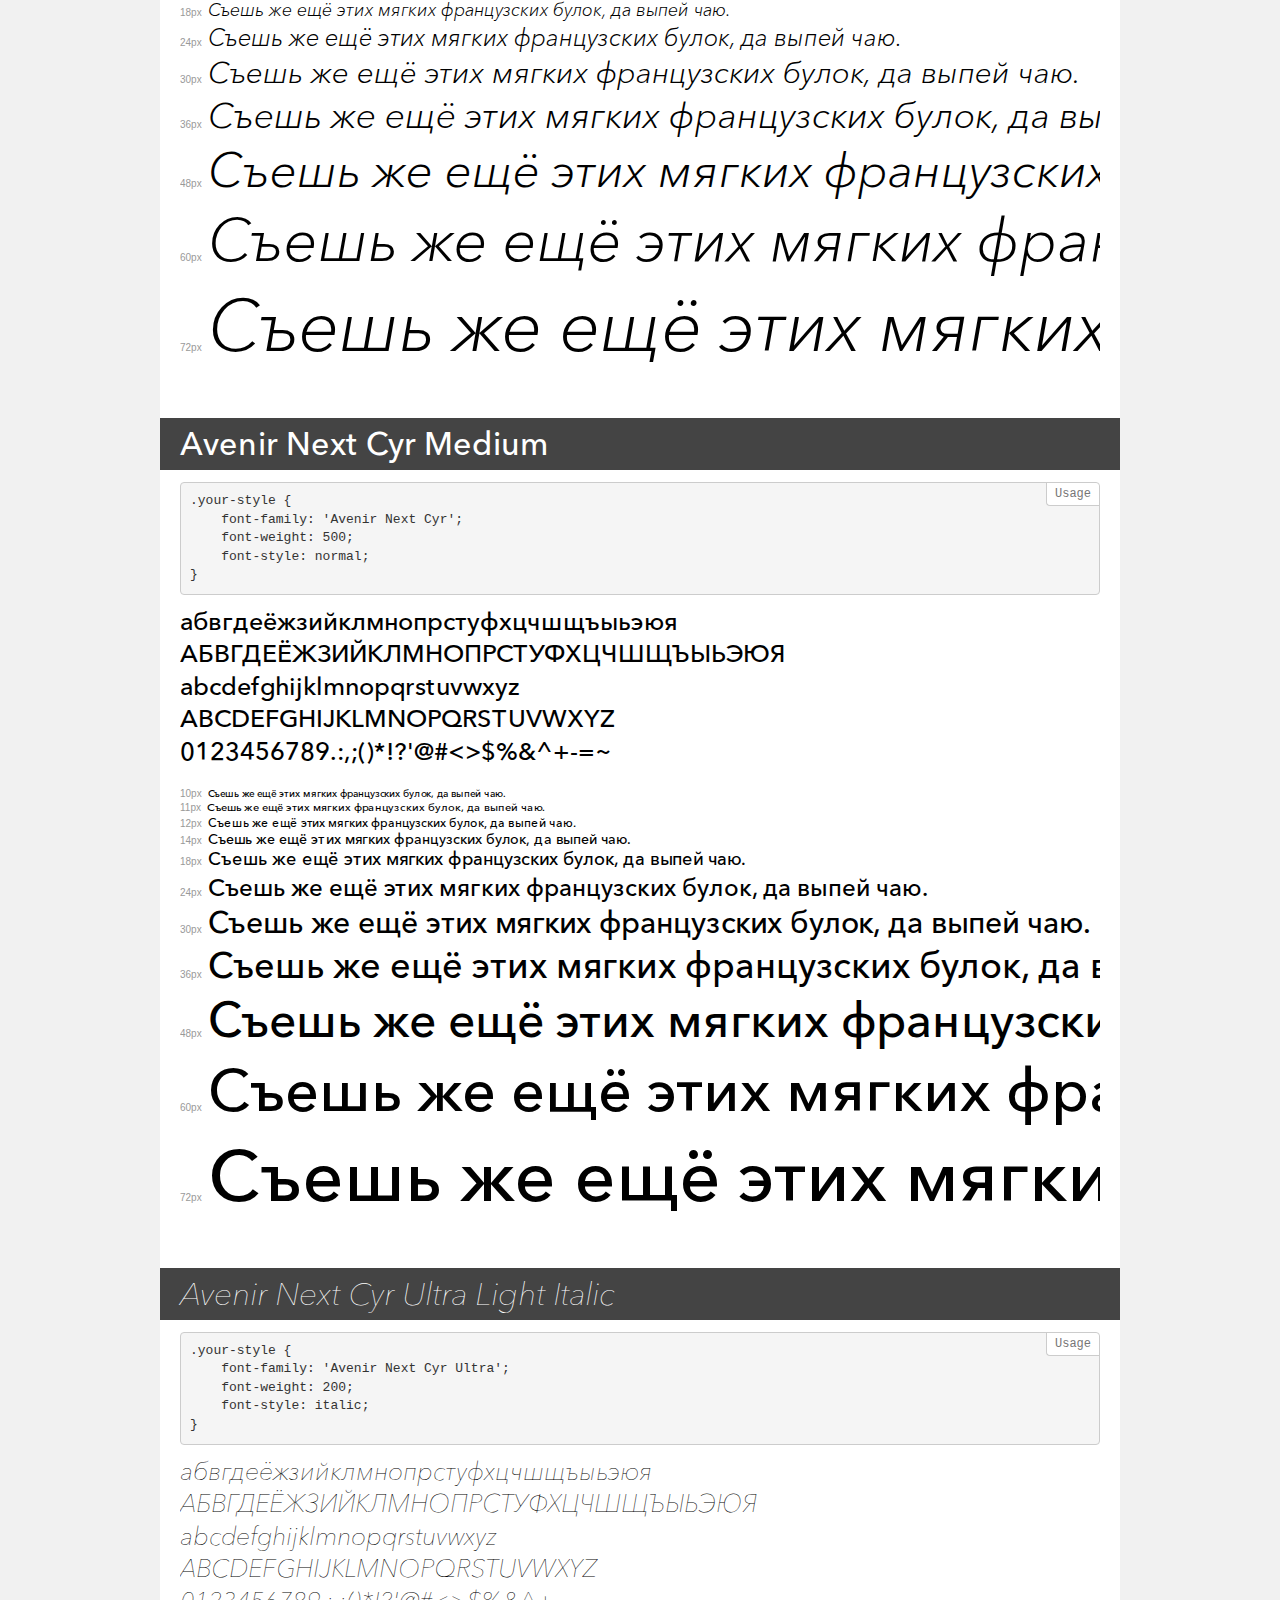
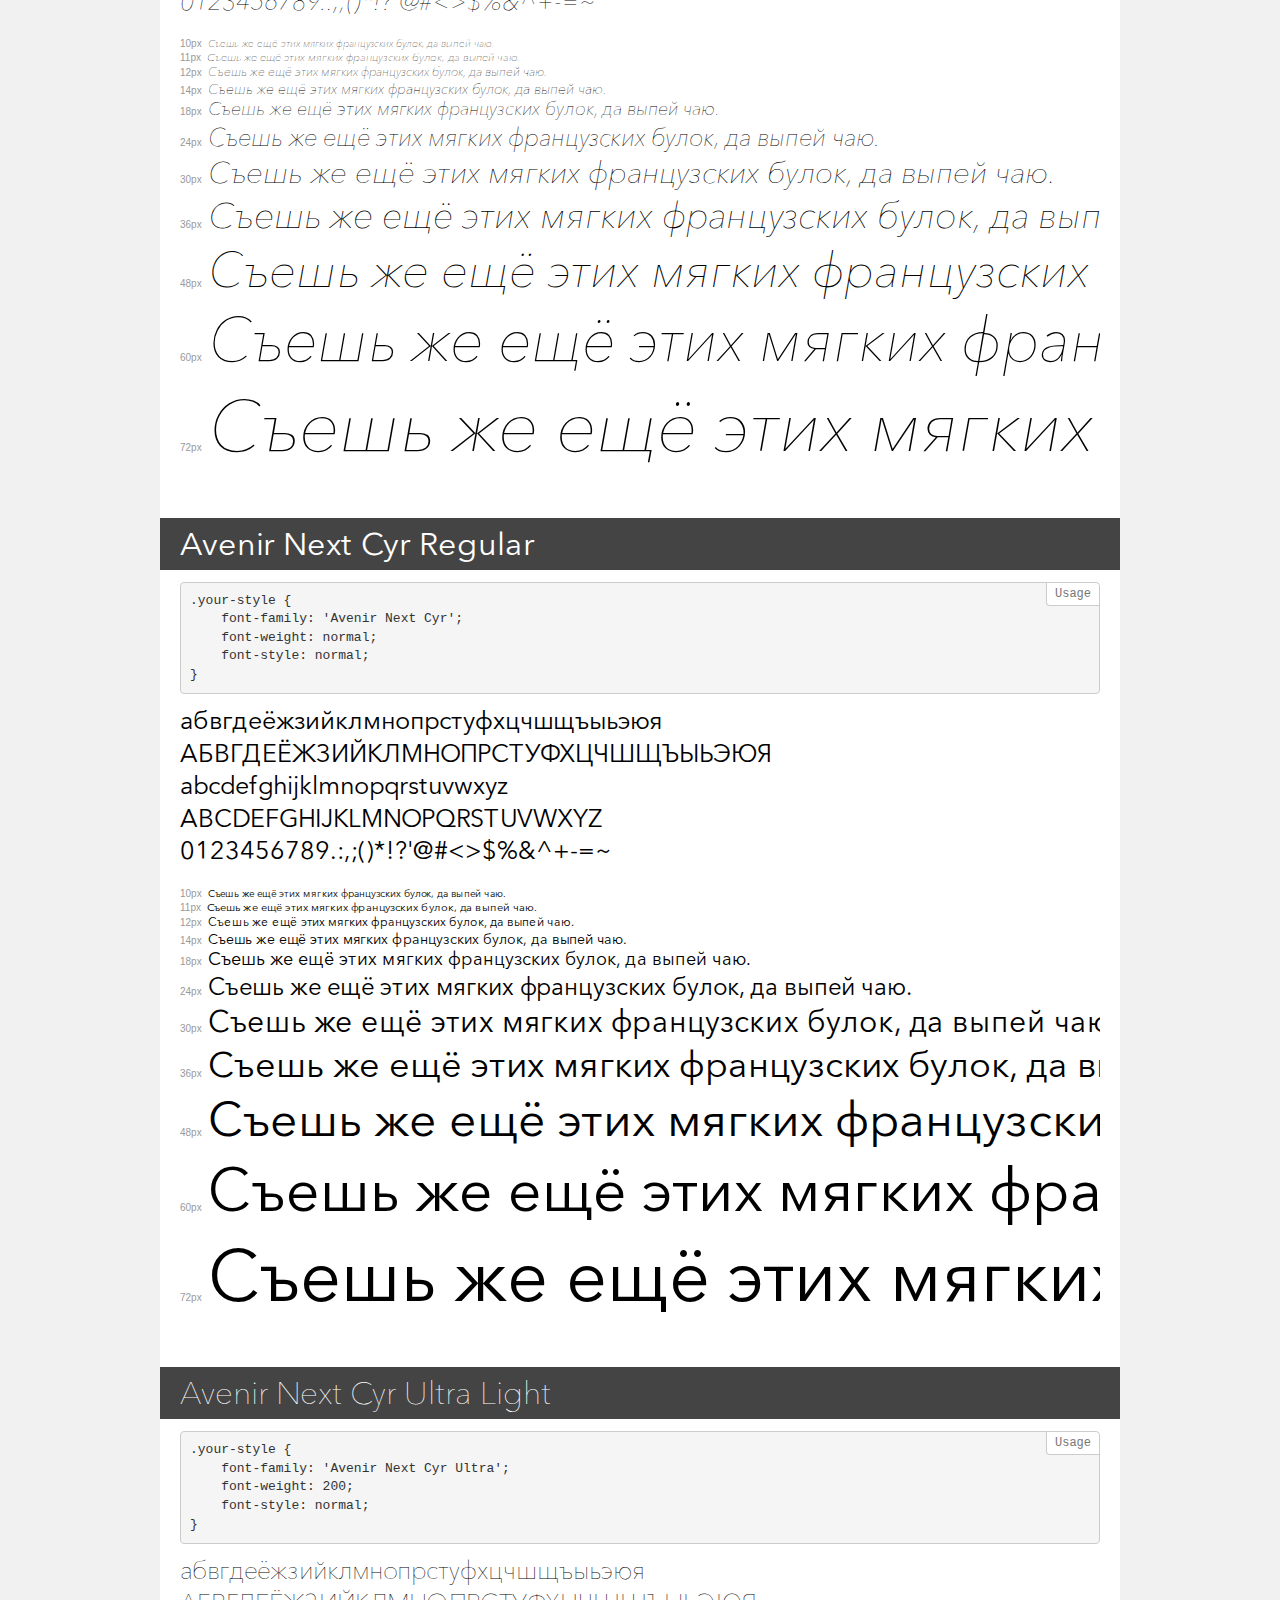
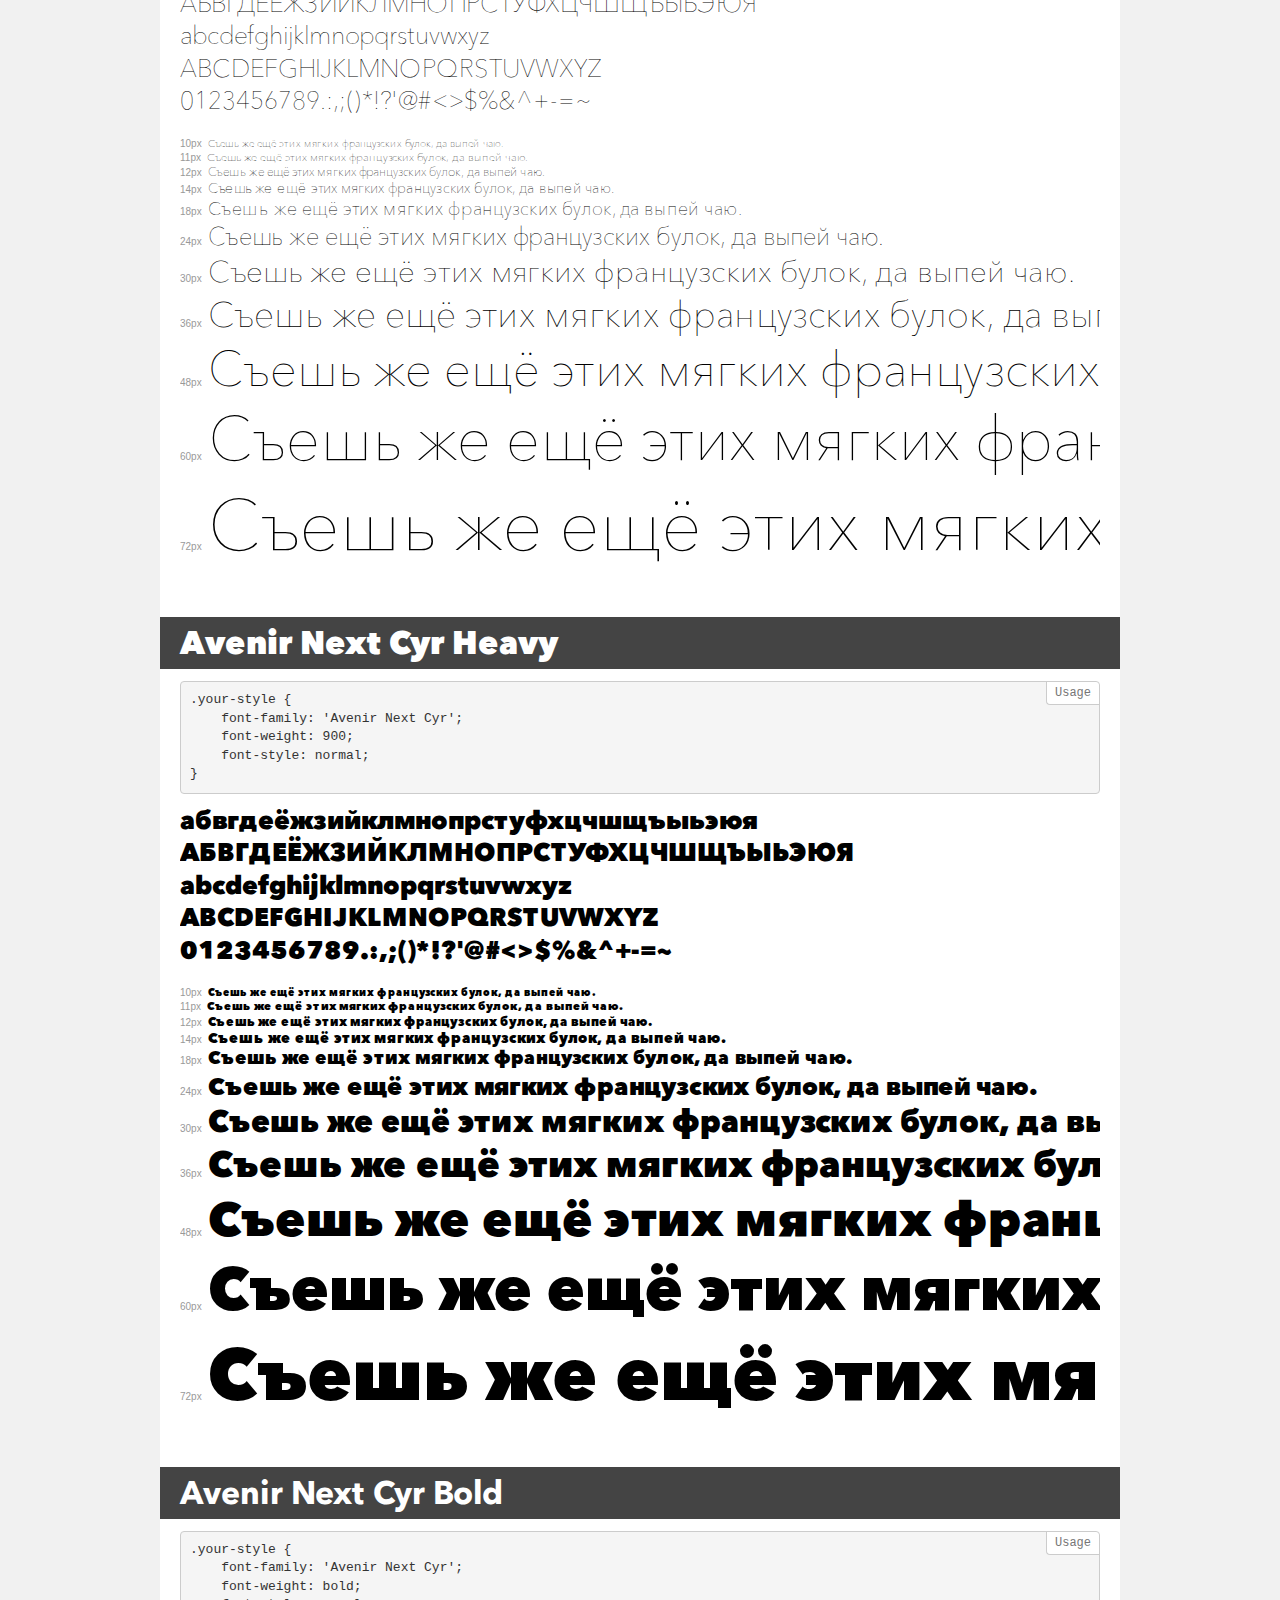
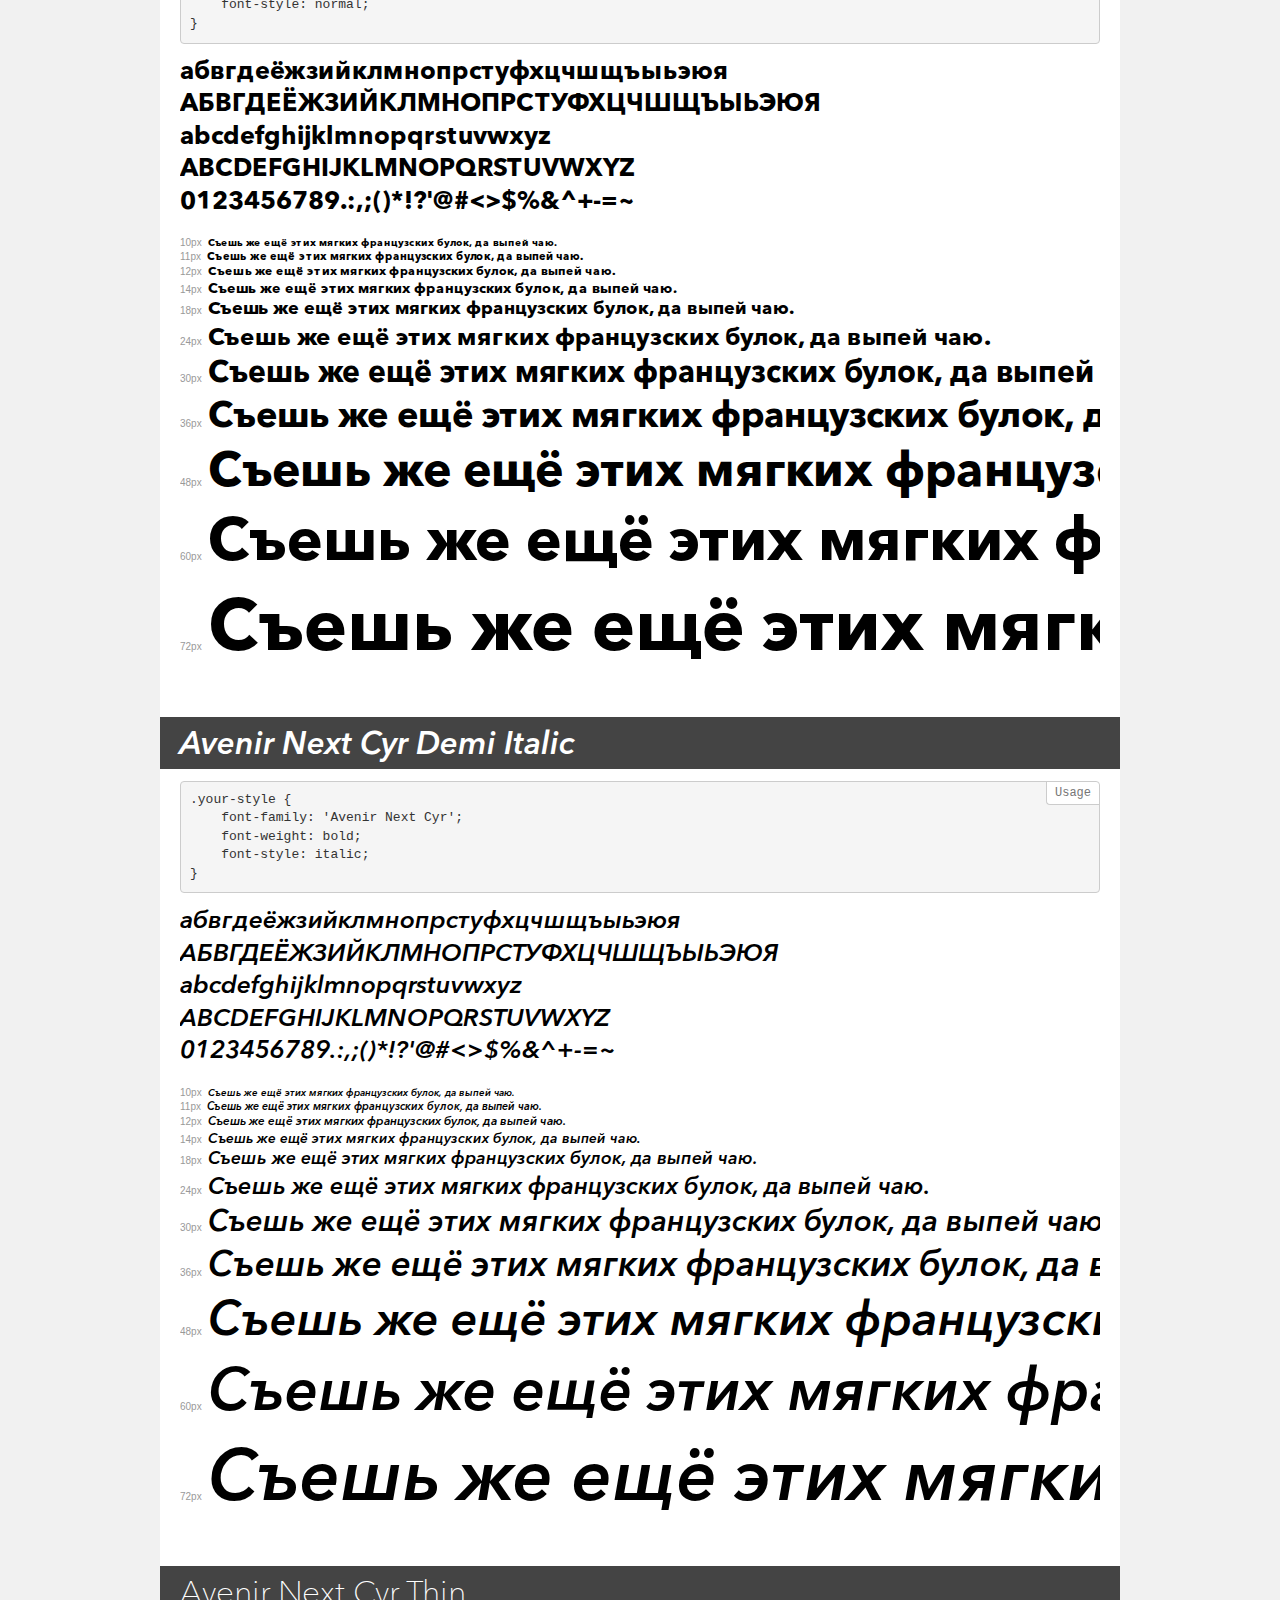
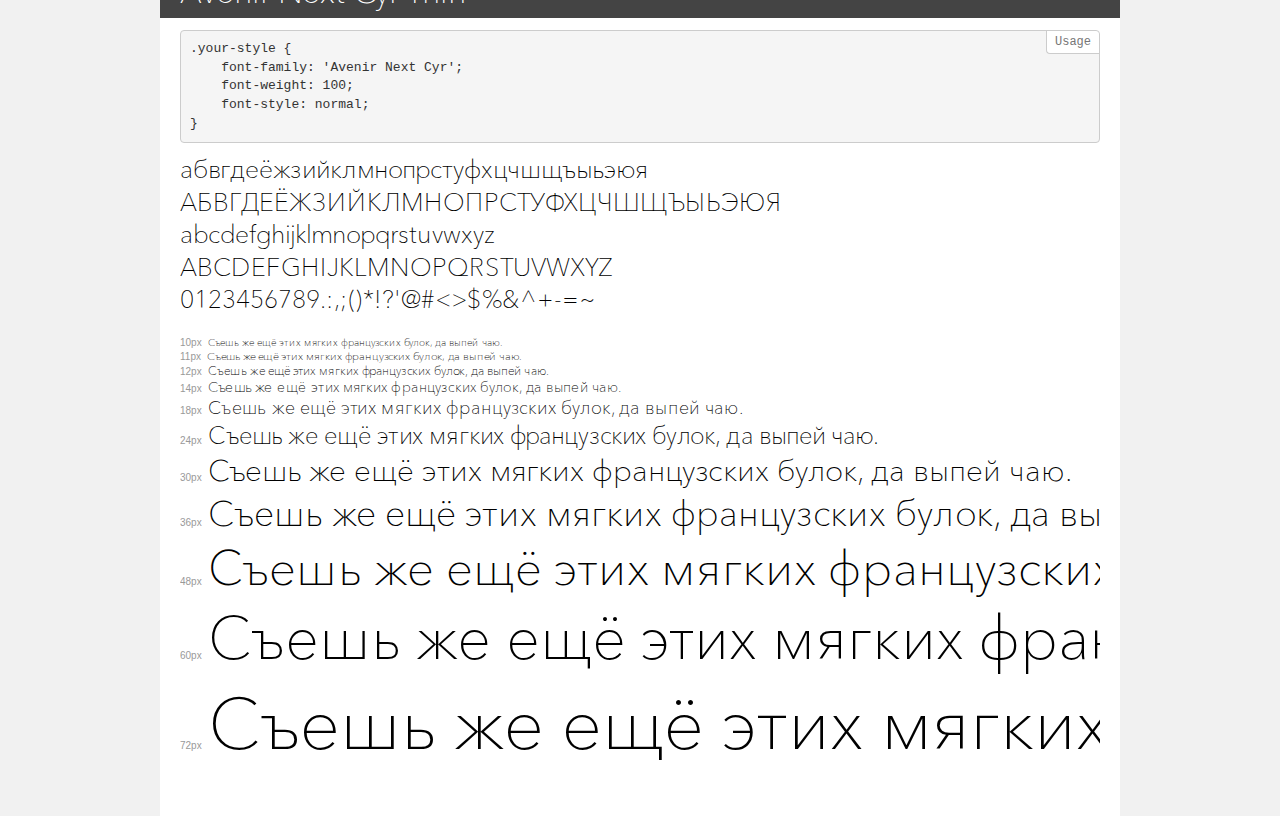
<file: fonts/AvenirNextCyr/demo.html>
<!DOCTYPE html>
<html>
<head>
	<meta charset="utf-8">
	<meta http-equiv="X-UA-Compatible" content="IE=edge">
	<meta name="viewport" content="width=device-width, initial-scale=1">
	<meta name="robots" content="noindex, noarchive">
	<title>Transfonter demo</title>
	<link href="stylesheet.css" rel="stylesheet">
	<style>
		/*
		http://meyerweb.com/eric/tools/css/reset/
		v2.0 | 20110126
		License: none (public domain)
		*/
		html, body, div, span, applet, object, iframe,
		h1, h2, h3, h4, h5, h6, p, blockquote, pre,
		a, abbr, acronym, address, big, cite, code,
		del, dfn, em, img, ins, kbd, q, s, samp,
		small, strike, strong, sub, sup, tt, var,
		b, u, i, center,
		dl, dt, dd, ol, ul, li,
		fieldset, form, label, legend,
		table, caption, tbody, tfoot, thead, tr, th, td,
		article, aside, canvas, details, embed,
		figure, figcaption, footer, header, hgroup,
		menu, nav, output, ruby, section, summary,
		time, mark, audio, video {
			margin: 0;
			padding: 0;
			border: 0;
			font-size: 100%;
			font: inherit;
			vertical-align: baseline;
		}
		/* HTML5 display-role reset for older browsers */
		article, aside, details, figcaption, figure,
		footer, header, hgroup, menu, nav, section {
			display: block;
		}
		body {
			line-height: 1;
		}
		ol, ul {
			list-style: none;
		}
		blockquote, q {
			quotes: none;
		}
		blockquote:before, blockquote:after,
		q:before, q:after {
			content: '';
			content: none;
		}
		table {
			border-collapse: collapse;
			border-spacing: 0;
		}
		/* common styles */
		body {
			background: #f1f1f1;
			color: #000;
		}
		.page {
			background: #fff;
			width: 920px;
			margin: 0 auto;
			padding: 20px 20px 0 20px;
			overflow: hidden;
		}
		.font-container {
			overflow-x: auto;
			overflow-y: hidden;
			margin-bottom: 40px;
			line-height: 1.3;
			white-space: nowrap;
			padding-bottom: 5px;
		}
		h1 {
			position: relative;
			background: #444;
			font-size: 32px;
			color: #fff;
			padding: 10px 20px;
			margin: 0 -20px 12px -20px;
		}
		.letters {
			font-size: 25px;
			margin-bottom: 20px;
		}
		.s10:before {
			content: '10px';
		}
		.s11:before {
			content: '11px';
		}
		.s12:before {
			content: '12px';
		}
		.s14:before {
			content: '14px';
		}
		.s18:before {
			content: '18px';
		}
		.s24:before {
			content: '24px';
		}
		.s30:before {
			content: '30px';
		}
		.s36:before {
			content: '36px';
		}
		.s48:before {
			content: '48px';
		}
		.s60:before {
			content: '60px';
		}
		.s72:before {
			content: '72px';
		}
		.s10:before, .s11:before, .s12:before, .s14:before,
		.s18:before, .s24:before, .s30:before, .s36:before,
		.s48:before, .s60:before, .s72:before {
			font-family: Arial, sans-serif;
			font-size: 10px;
			font-weight: normal;
			font-style: normal;
			color: #999;
			padding-right: 6px;
		}
		pre {
			display: block;
			position: relative;
			padding: 9px;
			margin: 0 0 10px;
			font-family: Monaco, Menlo, Consolas, "Courier New", monospace !important;
			font-size: 13px;
			line-height: 1.428571429;
			color: #333;
			font-weight: normal !important;
			font-style: normal !important;
			background-color: #f5f5f5;
			border: 1px solid #ccc;
			overflow-x: auto;
			border-radius: 4px;
		}
		pre:after {
			display: block;
			position: absolute;
			right: 0;
			top: 0;
			content: 'Usage';
			line-height: 1;
			padding: 5px 8px;
			font-size: 12px;
			color: #767676;
			background-color: #fff;
			border: 1px solid #ccc;
			border-right: none;
			border-top: none;
			border-radius: 0 4px 0 4px;
			z-index: 10;
		}
		/* responsive */
		@media (max-width: 959px) {
			.page {
				width: auto;
				margin: 0;
			}
		}
	</style>
</head>
<body>
<div class="page">
	<div class="demo" style="font-family: 'Avenir Next Cyr'; font-weight: bold; font-style: italic;">
		<h1>Avenir Next Cyr Bold Italic</h1>
		<pre>.your-style {
    font-family: 'Avenir Next Cyr';
    font-weight: bold;
    font-style: italic;
}</pre>
		<div class="font-container">
			<p class="letters">
				абвгдеёжзийклмнопрстуфхцчшщъыьэюя <br />
				АБВГДЕЁЖЗИЙКЛМНОПРСТУФХЦЧШЩЪЫЬЭЮЯ <br />
				abcdefghijklmnopqrstuvwxyz <br />
				ABCDEFGHIJKLMNOPQRSTUVWXYZ <br />				0123456789.:,;()*!?'@#<>$%&^+-=~
			</p>
			<p class="s10" style="font-size: 10px;">Съешь же ещё этих мягких французских булок, да выпей чаю.</p>
			<p class="s11" style="font-size: 11px;">Съешь же ещё этих мягких французских булок, да выпей чаю.</p>
			<p class="s12" style="font-size: 12px;">Съешь же ещё этих мягких французских булок, да выпей чаю.</p>
			<p class="s14" style="font-size: 14px;">Съешь же ещё этих мягких французских булок, да выпей чаю.</p>
			<p class="s18" style="font-size: 18px;">Съешь же ещё этих мягких французских булок, да выпей чаю.</p>
			<p class="s24" style="font-size: 24px;">Съешь же ещё этих мягких французских булок, да выпей чаю.</p>
			<p class="s30" style="font-size: 30px;">Съешь же ещё этих мягких французских булок, да выпей чаю.</p>
			<p class="s36" style="font-size: 36px;">Съешь же ещё этих мягких французских булок, да выпей чаю.</p>
			<p class="s48" style="font-size: 48px;">Съешь же ещё этих мягких французских булок, да выпей чаю.</p>
			<p class="s60" style="font-size: 60px;">Съешь же ещё этих мягких французских булок, да выпей чаю.</p>
			<p class="s72" style="font-size: 72px;">Съешь же ещё этих мягких французских булок, да выпей чаю.</p>
		</div>
	</div>
	<div class="demo" style="font-family: 'Avenir Next Cyr'; font-weight: 300; font-style: normal;">
		<h1>Avenir Next Cyr Light</h1>
		<pre>.your-style {
    font-family: 'Avenir Next Cyr';
    font-weight: 300;
    font-style: normal;
}</pre>
		<div class="font-container">
			<p class="letters">
				абвгдеёжзийклмнопрстуфхцчшщъыьэюя <br />
				АБВГДЕЁЖЗИЙКЛМНОПРСТУФХЦЧШЩЪЫЬЭЮЯ <br />
				abcdefghijklmnopqrstuvwxyz <br />
				ABCDEFGHIJKLMNOPQRSTUVWXYZ <br />				0123456789.:,;()*!?'@#<>$%&^+-=~
			</p>
			<p class="s10" style="font-size: 10px;">Съешь же ещё этих мягких французских булок, да выпей чаю.</p>
			<p class="s11" style="font-size: 11px;">Съешь же ещё этих мягких французских булок, да выпей чаю.</p>
			<p class="s12" style="font-size: 12px;">Съешь же ещё этих мягких французских булок, да выпей чаю.</p>
			<p class="s14" style="font-size: 14px;">Съешь же ещё этих мягких французских булок, да выпей чаю.</p>
			<p class="s18" style="font-size: 18px;">Съешь же ещё этих мягких французских булок, да выпей чаю.</p>
			<p class="s24" style="font-size: 24px;">Съешь же ещё этих мягких французских булок, да выпей чаю.</p>
			<p class="s30" style="font-size: 30px;">Съешь же ещё этих мягких французских булок, да выпей чаю.</p>
			<p class="s36" style="font-size: 36px;">Съешь же ещё этих мягких французских булок, да выпей чаю.</p>
			<p class="s48" style="font-size: 48px;">Съешь же ещё этих мягких французских булок, да выпей чаю.</p>
			<p class="s60" style="font-size: 60px;">Съешь же ещё этих мягких французских булок, да выпей чаю.</p>
			<p class="s72" style="font-size: 72px;">Съешь же ещё этих мягких французских булок, да выпей чаю.</p>
		</div>
	</div>
	<div class="demo" style="font-family: 'Avenir Next Cyr'; font-weight: bold; font-style: normal;">
		<h1>Avenir Next Cyr Demi</h1>
		<pre>.your-style {
    font-family: 'Avenir Next Cyr';
    font-weight: bold;
    font-style: normal;
}</pre>
		<div class="font-container">
			<p class="letters">
				абвгдеёжзийклмнопрстуфхцчшщъыьэюя <br />
				АБВГДЕЁЖЗИЙКЛМНОПРСТУФХЦЧШЩЪЫЬЭЮЯ <br />
				abcdefghijklmnopqrstuvwxyz <br />
				ABCDEFGHIJKLMNOPQRSTUVWXYZ <br />				0123456789.:,;()*!?'@#<>$%&^+-=~
			</p>
			<p class="s10" style="font-size: 10px;">Съешь же ещё этих мягких французских булок, да выпей чаю.</p>
			<p class="s11" style="font-size: 11px;">Съешь же ещё этих мягких французских булок, да выпей чаю.</p>
			<p class="s12" style="font-size: 12px;">Съешь же ещё этих мягких французских булок, да выпей чаю.</p>
			<p class="s14" style="font-size: 14px;">Съешь же ещё этих мягких французских булок, да выпей чаю.</p>
			<p class="s18" style="font-size: 18px;">Съешь же ещё этих мягких французских булок, да выпей чаю.</p>
			<p class="s24" style="font-size: 24px;">Съешь же ещё этих мягких французских булок, да выпей чаю.</p>
			<p class="s30" style="font-size: 30px;">Съешь же ещё этих мягких французских булок, да выпей чаю.</p>
			<p class="s36" style="font-size: 36px;">Съешь же ещё этих мягких французских булок, да выпей чаю.</p>
			<p class="s48" style="font-size: 48px;">Съешь же ещё этих мягких французских булок, да выпей чаю.</p>
			<p class="s60" style="font-size: 60px;">Съешь же ещё этих мягких французских булок, да выпей чаю.</p>
			<p class="s72" style="font-size: 72px;">Съешь же ещё этих мягких французских булок, да выпей чаю.</p>
		</div>
	</div>
	<div class="demo" style="font-family: 'Avenir Next Cyr'; font-weight: 100; font-style: italic;">
		<h1>Avenir Next Cyr Thin Italic</h1>
		<pre>.your-style {
    font-family: 'Avenir Next Cyr';
    font-weight: 100;
    font-style: italic;
}</pre>
		<div class="font-container">
			<p class="letters">
				абвгдеёжзийклмнопрстуфхцчшщъыьэюя <br />
				АБВГДЕЁЖЗИЙКЛМНОПРСТУФХЦЧШЩЪЫЬЭЮЯ <br />
				abcdefghijklmnopqrstuvwxyz <br />
				ABCDEFGHIJKLMNOPQRSTUVWXYZ <br />				0123456789.:,;()*!?'@#<>$%&^+-=~
			</p>
			<p class="s10" style="font-size: 10px;">Съешь же ещё этих мягких французских булок, да выпей чаю.</p>
			<p class="s11" style="font-size: 11px;">Съешь же ещё этих мягких французских булок, да выпей чаю.</p>
			<p class="s12" style="font-size: 12px;">Съешь же ещё этих мягких французских булок, да выпей чаю.</p>
			<p class="s14" style="font-size: 14px;">Съешь же ещё этих мягких французских булок, да выпей чаю.</p>
			<p class="s18" style="font-size: 18px;">Съешь же ещё этих мягких французских булок, да выпей чаю.</p>
			<p class="s24" style="font-size: 24px;">Съешь же ещё этих мягких французских булок, да выпей чаю.</p>
			<p class="s30" style="font-size: 30px;">Съешь же ещё этих мягких французских булок, да выпей чаю.</p>
			<p class="s36" style="font-size: 36px;">Съешь же ещё этих мягких французских булок, да выпей чаю.</p>
			<p class="s48" style="font-size: 48px;">Съешь же ещё этих мягких французских булок, да выпей чаю.</p>
			<p class="s60" style="font-size: 60px;">Съешь же ещё этих мягких французских булок, да выпей чаю.</p>
			<p class="s72" style="font-size: 72px;">Съешь же ещё этих мягких французских булок, да выпей чаю.</p>
		</div>
	</div>
	<div class="demo" style="font-family: 'Avenir Next Cyr'; font-weight: normal; font-style: italic;">
		<h1>Avenir Next Cyr Italic</h1>
		<pre>.your-style {
    font-family: 'Avenir Next Cyr';
    font-weight: normal;
    font-style: italic;
}</pre>
		<div class="font-container">
			<p class="letters">
				абвгдеёжзийклмнопрстуфхцчшщъыьэюя <br />
				АБВГДЕЁЖЗИЙКЛМНОПРСТУФХЦЧШЩЪЫЬЭЮЯ <br />
				abcdefghijklmnopqrstuvwxyz <br />
				ABCDEFGHIJKLMNOPQRSTUVWXYZ <br />				0123456789.:,;()*!?'@#<>$%&^+-=~
			</p>
			<p class="s10" style="font-size: 10px;">Съешь же ещё этих мягких французских булок, да выпей чаю.</p>
			<p class="s11" style="font-size: 11px;">Съешь же ещё этих мягких французских булок, да выпей чаю.</p>
			<p class="s12" style="font-size: 12px;">Съешь же ещё этих мягких французских булок, да выпей чаю.</p>
			<p class="s14" style="font-size: 14px;">Съешь же ещё этих мягких французских булок, да выпей чаю.</p>
			<p class="s18" style="font-size: 18px;">Съешь же ещё этих мягких французских булок, да выпей чаю.</p>
			<p class="s24" style="font-size: 24px;">Съешь же ещё этих мягких французских булок, да выпей чаю.</p>
			<p class="s30" style="font-size: 30px;">Съешь же ещё этих мягких французских булок, да выпей чаю.</p>
			<p class="s36" style="font-size: 36px;">Съешь же ещё этих мягких французских булок, да выпей чаю.</p>
			<p class="s48" style="font-size: 48px;">Съешь же ещё этих мягких французских булок, да выпей чаю.</p>
			<p class="s60" style="font-size: 60px;">Съешь же ещё этих мягких французских булок, да выпей чаю.</p>
			<p class="s72" style="font-size: 72px;">Съешь же ещё этих мягких французских булок, да выпей чаю.</p>
		</div>
	</div>
	<div class="demo" style="font-family: 'Avenir Next Cyr'; font-weight: 900; font-style: italic;">
		<h1>Avenir Next Cyr Heavy Italic</h1>
		<pre>.your-style {
    font-family: 'Avenir Next Cyr';
    font-weight: 900;
    font-style: italic;
}</pre>
		<div class="font-container">
			<p class="letters">
				абвгдеёжзийклмнопрстуфхцчшщъыьэюя <br />
				АБВГДЕЁЖЗИЙКЛМНОПРСТУФХЦЧШЩЪЫЬЭЮЯ <br />
				abcdefghijklmnopqrstuvwxyz <br />
				ABCDEFGHIJKLMNOPQRSTUVWXYZ <br />				0123456789.:,;()*!?'@#<>$%&^+-=~
			</p>
			<p class="s10" style="font-size: 10px;">Съешь же ещё этих мягких французских булок, да выпей чаю.</p>
			<p class="s11" style="font-size: 11px;">Съешь же ещё этих мягких французских булок, да выпей чаю.</p>
			<p class="s12" style="font-size: 12px;">Съешь же ещё этих мягких французских булок, да выпей чаю.</p>
			<p class="s14" style="font-size: 14px;">Съешь же ещё этих мягких французских булок, да выпей чаю.</p>
			<p class="s18" style="font-size: 18px;">Съешь же ещё этих мягких французских булок, да выпей чаю.</p>
			<p class="s24" style="font-size: 24px;">Съешь же ещё этих мягких французских булок, да выпей чаю.</p>
			<p class="s30" style="font-size: 30px;">Съешь же ещё этих мягких французских булок, да выпей чаю.</p>
			<p class="s36" style="font-size: 36px;">Съешь же ещё этих мягких французских булок, да выпей чаю.</p>
			<p class="s48" style="font-size: 48px;">Съешь же ещё этих мягких французских булок, да выпей чаю.</p>
			<p class="s60" style="font-size: 60px;">Съешь же ещё этих мягких французских булок, да выпей чаю.</p>
			<p class="s72" style="font-size: 72px;">Съешь же ещё этих мягких французских булок, да выпей чаю.</p>
		</div>
	</div>
	<div class="demo" style="font-family: 'Avenir Next Cyr'; font-weight: 500; font-style: italic;">
		<h1>Avenir Next Cyr Medium Italic</h1>
		<pre>.your-style {
    font-family: 'Avenir Next Cyr';
    font-weight: 500;
    font-style: italic;
}</pre>
		<div class="font-container">
			<p class="letters">
				абвгдеёжзийклмнопрстуфхцчшщъыьэюя <br />
				АБВГДЕЁЖЗИЙКЛМНОПРСТУФХЦЧШЩЪЫЬЭЮЯ <br />
				abcdefghijklmnopqrstuvwxyz <br />
				ABCDEFGHIJKLMNOPQRSTUVWXYZ <br />				0123456789.:,;()*!?'@#<>$%&^+-=~
			</p>
			<p class="s10" style="font-size: 10px;">Съешь же ещё этих мягких французских булок, да выпей чаю.</p>
			<p class="s11" style="font-size: 11px;">Съешь же ещё этих мягких французских булок, да выпей чаю.</p>
			<p class="s12" style="font-size: 12px;">Съешь же ещё этих мягких французских булок, да выпей чаю.</p>
			<p class="s14" style="font-size: 14px;">Съешь же ещё этих мягких французских булок, да выпей чаю.</p>
			<p class="s18" style="font-size: 18px;">Съешь же ещё этих мягких французских булок, да выпей чаю.</p>
			<p class="s24" style="font-size: 24px;">Съешь же ещё этих мягких французских булок, да выпей чаю.</p>
			<p class="s30" style="font-size: 30px;">Съешь же ещё этих мягких французских булок, да выпей чаю.</p>
			<p class="s36" style="font-size: 36px;">Съешь же ещё этих мягких французских булок, да выпей чаю.</p>
			<p class="s48" style="font-size: 48px;">Съешь же ещё этих мягких французских булок, да выпей чаю.</p>
			<p class="s60" style="font-size: 60px;">Съешь же ещё этих мягких французских булок, да выпей чаю.</p>
			<p class="s72" style="font-size: 72px;">Съешь же ещё этих мягких французских булок, да выпей чаю.</p>
		</div>
	</div>
	<div class="demo" style="font-family: 'Avenir Next Cyr'; font-weight: 300; font-style: italic;">
		<h1>Avenir Next Cyr Light Italic</h1>
		<pre>.your-style {
    font-family: 'Avenir Next Cyr';
    font-weight: 300;
    font-style: italic;
}</pre>
		<div class="font-container">
			<p class="letters">
				абвгдеёжзийклмнопрстуфхцчшщъыьэюя <br />
				АБВГДЕЁЖЗИЙКЛМНОПРСТУФХЦЧШЩЪЫЬЭЮЯ <br />
				abcdefghijklmnopqrstuvwxyz <br />
				ABCDEFGHIJKLMNOPQRSTUVWXYZ <br />				0123456789.:,;()*!?'@#<>$%&^+-=~
			</p>
			<p class="s10" style="font-size: 10px;">Съешь же ещё этих мягких французских булок, да выпей чаю.</p>
			<p class="s11" style="font-size: 11px;">Съешь же ещё этих мягких французских булок, да выпей чаю.</p>
			<p class="s12" style="font-size: 12px;">Съешь же ещё этих мягких французских булок, да выпей чаю.</p>
			<p class="s14" style="font-size: 14px;">Съешь же ещё этих мягких французских булок, да выпей чаю.</p>
			<p class="s18" style="font-size: 18px;">Съешь же ещё этих мягких французских булок, да выпей чаю.</p>
			<p class="s24" style="font-size: 24px;">Съешь же ещё этих мягких французских булок, да выпей чаю.</p>
			<p class="s30" style="font-size: 30px;">Съешь же ещё этих мягких французских булок, да выпей чаю.</p>
			<p class="s36" style="font-size: 36px;">Съешь же ещё этих мягких французских булок, да выпей чаю.</p>
			<p class="s48" style="font-size: 48px;">Съешь же ещё этих мягких французских булок, да выпей чаю.</p>
			<p class="s60" style="font-size: 60px;">Съешь же ещё этих мягких французских булок, да выпей чаю.</p>
			<p class="s72" style="font-size: 72px;">Съешь же ещё этих мягких французских булок, да выпей чаю.</p>
		</div>
	</div>
	<div class="demo" style="font-family: 'Avenir Next Cyr'; font-weight: 500; font-style: normal;">
		<h1>Avenir Next Cyr Medium</h1>
		<pre>.your-style {
    font-family: 'Avenir Next Cyr';
    font-weight: 500;
    font-style: normal;
}</pre>
		<div class="font-container">
			<p class="letters">
				абвгдеёжзийклмнопрстуфхцчшщъыьэюя <br />
				АБВГДЕЁЖЗИЙКЛМНОПРСТУФХЦЧШЩЪЫЬЭЮЯ <br />
				abcdefghijklmnopqrstuvwxyz <br />
				ABCDEFGHIJKLMNOPQRSTUVWXYZ <br />				0123456789.:,;()*!?'@#<>$%&^+-=~
			</p>
			<p class="s10" style="font-size: 10px;">Съешь же ещё этих мягких французских булок, да выпей чаю.</p>
			<p class="s11" style="font-size: 11px;">Съешь же ещё этих мягких французских булок, да выпей чаю.</p>
			<p class="s12" style="font-size: 12px;">Съешь же ещё этих мягких французских булок, да выпей чаю.</p>
			<p class="s14" style="font-size: 14px;">Съешь же ещё этих мягких французских булок, да выпей чаю.</p>
			<p class="s18" style="font-size: 18px;">Съешь же ещё этих мягких французских булок, да выпей чаю.</p>
			<p class="s24" style="font-size: 24px;">Съешь же ещё этих мягких французских булок, да выпей чаю.</p>
			<p class="s30" style="font-size: 30px;">Съешь же ещё этих мягких французских булок, да выпей чаю.</p>
			<p class="s36" style="font-size: 36px;">Съешь же ещё этих мягких французских булок, да выпей чаю.</p>
			<p class="s48" style="font-size: 48px;">Съешь же ещё этих мягких французских булок, да выпей чаю.</p>
			<p class="s60" style="font-size: 60px;">Съешь же ещё этих мягких французских булок, да выпей чаю.</p>
			<p class="s72" style="font-size: 72px;">Съешь же ещё этих мягких французских булок, да выпей чаю.</p>
		</div>
	</div>
	<div class="demo" style="font-family: 'Avenir Next Cyr Ultra'; font-weight: 200; font-style: italic;">
		<h1>Avenir Next Cyr Ultra Light Italic</h1>
		<pre>.your-style {
    font-family: 'Avenir Next Cyr Ultra';
    font-weight: 200;
    font-style: italic;
}</pre>
		<div class="font-container">
			<p class="letters">
				абвгдеёжзийклмнопрстуфхцчшщъыьэюя <br />
				АБВГДЕЁЖЗИЙКЛМНОПРСТУФХЦЧШЩЪЫЬЭЮЯ <br />
				abcdefghijklmnopqrstuvwxyz <br />
				ABCDEFGHIJKLMNOPQRSTUVWXYZ <br />				0123456789.:,;()*!?'@#<>$%&^+-=~
			</p>
			<p class="s10" style="font-size: 10px;">Съешь же ещё этих мягких французских булок, да выпей чаю.</p>
			<p class="s11" style="font-size: 11px;">Съешь же ещё этих мягких французских булок, да выпей чаю.</p>
			<p class="s12" style="font-size: 12px;">Съешь же ещё этих мягких французских булок, да выпей чаю.</p>
			<p class="s14" style="font-size: 14px;">Съешь же ещё этих мягких французских булок, да выпей чаю.</p>
			<p class="s18" style="font-size: 18px;">Съешь же ещё этих мягких французских булок, да выпей чаю.</p>
			<p class="s24" style="font-size: 24px;">Съешь же ещё этих мягких французских булок, да выпей чаю.</p>
			<p class="s30" style="font-size: 30px;">Съешь же ещё этих мягких французских булок, да выпей чаю.</p>
			<p class="s36" style="font-size: 36px;">Съешь же ещё этих мягких французских булок, да выпей чаю.</p>
			<p class="s48" style="font-size: 48px;">Съешь же ещё этих мягких французских булок, да выпей чаю.</p>
			<p class="s60" style="font-size: 60px;">Съешь же ещё этих мягких французских булок, да выпей чаю.</p>
			<p class="s72" style="font-size: 72px;">Съешь же ещё этих мягких французских булок, да выпей чаю.</p>
		</div>
	</div>
	<div class="demo" style="font-family: 'Avenir Next Cyr'; font-weight: normal; font-style: normal;">
		<h1>Avenir Next Cyr Regular</h1>
		<pre>.your-style {
    font-family: 'Avenir Next Cyr';
    font-weight: normal;
    font-style: normal;
}</pre>
		<div class="font-container">
			<p class="letters">
				абвгдеёжзийклмнопрстуфхцчшщъыьэюя <br />
				АБВГДЕЁЖЗИЙКЛМНОПРСТУФХЦЧШЩЪЫЬЭЮЯ <br />
				abcdefghijklmnopqrstuvwxyz <br />
				ABCDEFGHIJKLMNOPQRSTUVWXYZ <br />				0123456789.:,;()*!?'@#<>$%&^+-=~
			</p>
			<p class="s10" style="font-size: 10px;">Съешь же ещё этих мягких французских булок, да выпей чаю.</p>
			<p class="s11" style="font-size: 11px;">Съешь же ещё этих мягких французских булок, да выпей чаю.</p>
			<p class="s12" style="font-size: 12px;">Съешь же ещё этих мягких французских булок, да выпей чаю.</p>
			<p class="s14" style="font-size: 14px;">Съешь же ещё этих мягких французских булок, да выпей чаю.</p>
			<p class="s18" style="font-size: 18px;">Съешь же ещё этих мягких французских булок, да выпей чаю.</p>
			<p class="s24" style="font-size: 24px;">Съешь же ещё этих мягких французских булок, да выпей чаю.</p>
			<p class="s30" style="font-size: 30px;">Съешь же ещё этих мягких французских булок, да выпей чаю.</p>
			<p class="s36" style="font-size: 36px;">Съешь же ещё этих мягких французских булок, да выпей чаю.</p>
			<p class="s48" style="font-size: 48px;">Съешь же ещё этих мягких французских булок, да выпей чаю.</p>
			<p class="s60" style="font-size: 60px;">Съешь же ещё этих мягких французских булок, да выпей чаю.</p>
			<p class="s72" style="font-size: 72px;">Съешь же ещё этих мягких французских булок, да выпей чаю.</p>
		</div>
	</div>
	<div class="demo" style="font-family: 'Avenir Next Cyr Ultra'; font-weight: 200; font-style: normal;">
		<h1>Avenir Next Cyr Ultra Light</h1>
		<pre>.your-style {
    font-family: 'Avenir Next Cyr Ultra';
    font-weight: 200;
    font-style: normal;
}</pre>
		<div class="font-container">
			<p class="letters">
				абвгдеёжзийклмнопрстуфхцчшщъыьэюя <br />
				АБВГДЕЁЖЗИЙКЛМНОПРСТУФХЦЧШЩЪЫЬЭЮЯ <br />
				abcdefghijklmnopqrstuvwxyz <br />
				ABCDEFGHIJKLMNOPQRSTUVWXYZ <br />				0123456789.:,;()*!?'@#<>$%&^+-=~
			</p>
			<p class="s10" style="font-size: 10px;">Съешь же ещё этих мягких французских булок, да выпей чаю.</p>
			<p class="s11" style="font-size: 11px;">Съешь же ещё этих мягких французских булок, да выпей чаю.</p>
			<p class="s12" style="font-size: 12px;">Съешь же ещё этих мягких французских булок, да выпей чаю.</p>
			<p class="s14" style="font-size: 14px;">Съешь же ещё этих мягких французских булок, да выпей чаю.</p>
			<p class="s18" style="font-size: 18px;">Съешь же ещё этих мягких французских булок, да выпей чаю.</p>
			<p class="s24" style="font-size: 24px;">Съешь же ещё этих мягких французских булок, да выпей чаю.</p>
			<p class="s30" style="font-size: 30px;">Съешь же ещё этих мягких французских булок, да выпей чаю.</p>
			<p class="s36" style="font-size: 36px;">Съешь же ещё этих мягких французских булок, да выпей чаю.</p>
			<p class="s48" style="font-size: 48px;">Съешь же ещё этих мягких французских булок, да выпей чаю.</p>
			<p class="s60" style="font-size: 60px;">Съешь же ещё этих мягких французских булок, да выпей чаю.</p>
			<p class="s72" style="font-size: 72px;">Съешь же ещё этих мягких французских булок, да выпей чаю.</p>
		</div>
	</div>
	<div class="demo" style="font-family: 'Avenir Next Cyr'; font-weight: 900; font-style: normal;">
		<h1>Avenir Next Cyr Heavy</h1>
		<pre>.your-style {
    font-family: 'Avenir Next Cyr';
    font-weight: 900;
    font-style: normal;
}</pre>
		<div class="font-container">
			<p class="letters">
				абвгдеёжзийклмнопрстуфхцчшщъыьэюя <br />
				АБВГДЕЁЖЗИЙКЛМНОПРСТУФХЦЧШЩЪЫЬЭЮЯ <br />
				abcdefghijklmnopqrstuvwxyz <br />
				ABCDEFGHIJKLMNOPQRSTUVWXYZ <br />				0123456789.:,;()*!?'@#<>$%&^+-=~
			</p>
			<p class="s10" style="font-size: 10px;">Съешь же ещё этих мягких французских булок, да выпей чаю.</p>
			<p class="s11" style="font-size: 11px;">Съешь же ещё этих мягких французских булок, да выпей чаю.</p>
			<p class="s12" style="font-size: 12px;">Съешь же ещё этих мягких французских булок, да выпей чаю.</p>
			<p class="s14" style="font-size: 14px;">Съешь же ещё этих мягких французских булок, да выпей чаю.</p>
			<p class="s18" style="font-size: 18px;">Съешь же ещё этих мягких французских булок, да выпей чаю.</p>
			<p class="s24" style="font-size: 24px;">Съешь же ещё этих мягких французских булок, да выпей чаю.</p>
			<p class="s30" style="font-size: 30px;">Съешь же ещё этих мягких французских булок, да выпей чаю.</p>
			<p class="s36" style="font-size: 36px;">Съешь же ещё этих мягких французских булок, да выпей чаю.</p>
			<p class="s48" style="font-size: 48px;">Съешь же ещё этих мягких французских булок, да выпей чаю.</p>
			<p class="s60" style="font-size: 60px;">Съешь же ещё этих мягких французских булок, да выпей чаю.</p>
			<p class="s72" style="font-size: 72px;">Съешь же ещё этих мягких французских булок, да выпей чаю.</p>
		</div>
	</div>
	<div class="demo" style="font-family: 'Avenir Next Cyr'; font-weight: bold; font-style: normal;">
		<h1>Avenir Next Cyr Bold</h1>
		<pre>.your-style {
    font-family: 'Avenir Next Cyr';
    font-weight: bold;
    font-style: normal;
}</pre>
		<div class="font-container">
			<p class="letters">
				абвгдеёжзийклмнопрстуфхцчшщъыьэюя <br />
				АБВГДЕЁЖЗИЙКЛМНОПРСТУФХЦЧШЩЪЫЬЭЮЯ <br />
				abcdefghijklmnopqrstuvwxyz <br />
				ABCDEFGHIJKLMNOPQRSTUVWXYZ <br />				0123456789.:,;()*!?'@#<>$%&^+-=~
			</p>
			<p class="s10" style="font-size: 10px;">Съешь же ещё этих мягких французских булок, да выпей чаю.</p>
			<p class="s11" style="font-size: 11px;">Съешь же ещё этих мягких французских булок, да выпей чаю.</p>
			<p class="s12" style="font-size: 12px;">Съешь же ещё этих мягких французских булок, да выпей чаю.</p>
			<p class="s14" style="font-size: 14px;">Съешь же ещё этих мягких французских булок, да выпей чаю.</p>
			<p class="s18" style="font-size: 18px;">Съешь же ещё этих мягких французских булок, да выпей чаю.</p>
			<p class="s24" style="font-size: 24px;">Съешь же ещё этих мягких французских булок, да выпей чаю.</p>
			<p class="s30" style="font-size: 30px;">Съешь же ещё этих мягких французских булок, да выпей чаю.</p>
			<p class="s36" style="font-size: 36px;">Съешь же ещё этих мягких французских булок, да выпей чаю.</p>
			<p class="s48" style="font-size: 48px;">Съешь же ещё этих мягких французских булок, да выпей чаю.</p>
			<p class="s60" style="font-size: 60px;">Съешь же ещё этих мягких французских булок, да выпей чаю.</p>
			<p class="s72" style="font-size: 72px;">Съешь же ещё этих мягких французских булок, да выпей чаю.</p>
		</div>
	</div>
	<div class="demo" style="font-family: 'Avenir Next Cyr'; font-weight: bold; font-style: italic;">
		<h1>Avenir Next Cyr Demi Italic</h1>
		<pre>.your-style {
    font-family: 'Avenir Next Cyr';
    font-weight: bold;
    font-style: italic;
}</pre>
		<div class="font-container">
			<p class="letters">
				абвгдеёжзийклмнопрстуфхцчшщъыьэюя <br />
				АБВГДЕЁЖЗИЙКЛМНОПРСТУФХЦЧШЩЪЫЬЭЮЯ <br />
				abcdefghijklmnopqrstuvwxyz <br />
				ABCDEFGHIJKLMNOPQRSTUVWXYZ <br />				0123456789.:,;()*!?'@#<>$%&^+-=~
			</p>
			<p class="s10" style="font-size: 10px;">Съешь же ещё этих мягких французских булок, да выпей чаю.</p>
			<p class="s11" style="font-size: 11px;">Съешь же ещё этих мягких французских булок, да выпей чаю.</p>
			<p class="s12" style="font-size: 12px;">Съешь же ещё этих мягких французских булок, да выпей чаю.</p>
			<p class="s14" style="font-size: 14px;">Съешь же ещё этих мягких французских булок, да выпей чаю.</p>
			<p class="s18" style="font-size: 18px;">Съешь же ещё этих мягких французских булок, да выпей чаю.</p>
			<p class="s24" style="font-size: 24px;">Съешь же ещё этих мягких французских булок, да выпей чаю.</p>
			<p class="s30" style="font-size: 30px;">Съешь же ещё этих мягких французских булок, да выпей чаю.</p>
			<p class="s36" style="font-size: 36px;">Съешь же ещё этих мягких французских булок, да выпей чаю.</p>
			<p class="s48" style="font-size: 48px;">Съешь же ещё этих мягких французских булок, да выпей чаю.</p>
			<p class="s60" style="font-size: 60px;">Съешь же ещё этих мягких французских булок, да выпей чаю.</p>
			<p class="s72" style="font-size: 72px;">Съешь же ещё этих мягких французских булок, да выпей чаю.</p>
		</div>
	</div>
	<div class="demo" style="font-family: 'Avenir Next Cyr'; font-weight: 100; font-style: normal;">
		<h1>Avenir Next Cyr Thin</h1>
		<pre>.your-style {
    font-family: 'Avenir Next Cyr';
    font-weight: 100;
    font-style: normal;
}</pre>
		<div class="font-container">
			<p class="letters">
				абвгдеёжзийклмнопрстуфхцчшщъыьэюя <br />
				АБВГДЕЁЖЗИЙКЛМНОПРСТУФХЦЧШЩЪЫЬЭЮЯ <br />
				abcdefghijklmnopqrstuvwxyz <br />
				ABCDEFGHIJKLMNOPQRSTUVWXYZ <br />				0123456789.:,;()*!?'@#<>$%&^+-=~
			</p>
			<p class="s10" style="font-size: 10px;">Съешь же ещё этих мягких французских булок, да выпей чаю.</p>
			<p class="s11" style="font-size: 11px;">Съешь же ещё этих мягких французских булок, да выпей чаю.</p>
			<p class="s12" style="font-size: 12px;">Съешь же ещё этих мягких французских булок, да выпей чаю.</p>
			<p class="s14" style="font-size: 14px;">Съешь же ещё этих мягких французских булок, да выпей чаю.</p>
			<p class="s18" style="font-size: 18px;">Съешь же ещё этих мягких французских булок, да выпей чаю.</p>
			<p class="s24" style="font-size: 24px;">Съешь же ещё этих мягких французских булок, да выпей чаю.</p>
			<p class="s30" style="font-size: 30px;">Съешь же ещё этих мягких французских булок, да выпей чаю.</p>
			<p class="s36" style="font-size: 36px;">Съешь же ещё этих мягких французских булок, да выпей чаю.</p>
			<p class="s48" style="font-size: 48px;">Съешь же ещё этих мягких французских булок, да выпей чаю.</p>
			<p class="s60" style="font-size: 60px;">Съешь же ещё этих мягких французских булок, да выпей чаю.</p>
			<p class="s72" style="font-size: 72px;">Съешь же ещё этих мягких французских булок, да выпей чаю.</p>
		</div>
	</div>
</div>
</body>
</html>
</file>
<file: fonts/AvenirNextCyr/stylesheet.css>
/* This stylesheet generated by Transfonter (https://transfonter.org) on July 4, 2017 2:43 AM */

@font-face {
	font-family: 'Avenir Next Cyr';
	src: url('AvenirNextCyr-BoldItalic.eot');
	src: local('Avenir Next Cyr Bold Italic'), local('AvenirNextCyr-BoldItalic'),
		url('AvenirNextCyr-BoldItalic.eot?#iefix') format('embedded-opentype'),
		url('AvenirNextCyr-BoldItalic.woff') format('woff'),
		url('AvenirNextCyr-BoldItalic.ttf') format('truetype');
	font-weight: bold;
	font-style: italic;
}

@font-face {
	font-family: 'Avenir Next Cyr';
	src: url('AvenirNextCyr-Light.eot');
	src: local('Avenir Next Cyr Light'), local('AvenirNextCyr-Light'),
		url('AvenirNextCyr-Light.eot?#iefix') format('embedded-opentype'),
		url('AvenirNextCyr-Light.woff') format('woff'),
		url('AvenirNextCyr-Light.ttf') format('truetype');
	font-weight: 300;
	font-style: normal;
}

@font-face {
	font-family: 'Avenir Next Cyr';
	src: url('AvenirNextCyr-Demi.eot');
	src: local('Avenir Next Cyr Demi'), local('AvenirNextCyr-Demi'),
		url('AvenirNextCyr-Demi.eot?#iefix') format('embedded-opentype'),
		url('AvenirNextCyr-Demi.woff') format('woff'),
		url('AvenirNextCyr-Demi.ttf') format('truetype');
	font-weight: bold;
	font-style: normal;
}

@font-face {
	font-family: 'Avenir Next Cyr';
	src: url('AvenirNextCyr-ThinItalic.eot');
	src: local('Avenir Next Cyr Thin Italic'), local('AvenirNextCyr-ThinItalic'),
		url('AvenirNextCyr-ThinItalic.eot?#iefix') format('embedded-opentype'),
		url('AvenirNextCyr-ThinItalic.woff') format('woff'),
		url('AvenirNextCyr-ThinItalic.ttf') format('truetype');
	font-weight: 100;
	font-style: italic;
}

@font-face {
	font-family: 'Avenir Next Cyr';
	src: url('AvenirNextCyr-Italic.eot');
	src: local('Avenir Next Cyr Italic'), local('AvenirNextCyr-Italic'),
		url('AvenirNextCyr-Italic.eot?#iefix') format('embedded-opentype'),
		url('AvenirNextCyr-Italic.woff') format('woff'),
		url('AvenirNextCyr-Italic.ttf') format('truetype');
	font-weight: normal;
	font-style: italic;
}

@font-face {
	font-family: 'Avenir Next Cyr';
	src: url('AvenirNextCyr-HeavyItalic.eot');
	src: local('Avenir Next Cyr Heavy Italic'), local('AvenirNextCyr-HeavyItalic'),
		url('AvenirNextCyr-HeavyItalic.eot?#iefix') format('embedded-opentype'),
		url('AvenirNextCyr-HeavyItalic.woff') format('woff'),
		url('AvenirNextCyr-HeavyItalic.ttf') format('truetype');
	font-weight: 900;
	font-style: italic;
}

@font-face {
	font-family: 'Avenir Next Cyr';
	src: url('AvenirNextCyr-MediumItalic.eot');
	src: local('Avenir Next Cyr Medium Italic'), local('AvenirNextCyr-MediumItalic'),
		url('AvenirNextCyr-MediumItalic.eot?#iefix') format('embedded-opentype'),
		url('AvenirNextCyr-MediumItalic.woff') format('woff'),
		url('AvenirNextCyr-MediumItalic.ttf') format('truetype');
	font-weight: 500;
	font-style: italic;
}

@font-face {
	font-family: 'Avenir Next Cyr';
	src: url('AvenirNextCyr-LightItalic.eot');
	src: local('Avenir Next Cyr Light Italic'), local('AvenirNextCyr-LightItalic'),
		url('AvenirNextCyr-LightItalic.eot?#iefix') format('embedded-opentype'),
		url('AvenirNextCyr-LightItalic.woff') format('woff'),
		url('AvenirNextCyr-LightItalic.ttf') format('truetype');
	font-weight: 300;
	font-style: italic;
}

@font-face {
	font-family: 'Avenir Next Cyr';
	src: url('AvenirNextCyr-Medium.eot');
	src: local('Avenir Next Cyr Medium'), local('AvenirNextCyr-Medium'),
		url('AvenirNextCyr-Medium.eot?#iefix') format('embedded-opentype'),
		url('AvenirNextCyr-Medium.woff') format('woff'),
		url('AvenirNextCyr-Medium.ttf') format('truetype');
	font-weight: 500;
	font-style: normal;
}

@font-face {
	font-family: 'Avenir Next Cyr Ultra';
	src: url('AvenirNextCyr-UltraLightIt.eot');
	src: local('Avenir Next Cyr Ultra Light Italic'), local('AvenirNextCyr-UltraLightIt'),
		url('AvenirNextCyr-UltraLightIt.eot?#iefix') format('embedded-opentype'),
		url('AvenirNextCyr-UltraLightIt.woff') format('woff'),
		url('AvenirNextCyr-UltraLightIt.ttf') format('truetype');
	font-weight: 200;
	font-style: italic;
}

@font-face {
	font-family: 'Avenir Next Cyr';
	src: url('AvenirNextCyr-Regular.eot');
	src: local('Avenir Next Cyr Regular'), local('AvenirNextCyr-Regular'),
		url('AvenirNextCyr-Regular.eot?#iefix') format('embedded-opentype'),
		url('AvenirNextCyr-Regular.woff') format('woff'),
		url('AvenirNextCyr-Regular.ttf') format('truetype');
	font-weight: normal;
	font-style: normal;
}

@font-face {
	font-family: 'Avenir Next Cyr Ultra';
	src: url('AvenirNextCyr-UltraLight.eot');
	src: local('Avenir Next Cyr Ultra Light'), local('AvenirNextCyr-UltraLight'),
		url('AvenirNextCyr-UltraLight.eot?#iefix') format('embedded-opentype'),
		url('AvenirNextCyr-UltraLight.woff') format('woff'),
		url('AvenirNextCyr-UltraLight.ttf') format('truetype');
	font-weight: 200;
	font-style: normal;
}

@font-face {
	font-family: 'Avenir Next Cyr';
	src: url('AvenirNextCyr-Heavy.eot');
	src: local('Avenir Next Cyr Heavy'), local('AvenirNextCyr-Heavy'),
		url('AvenirNextCyr-Heavy.eot?#iefix') format('embedded-opentype'),
		url('AvenirNextCyr-Heavy.woff') format('woff'),
		url('AvenirNextCyr-Heavy.ttf') format('truetype');
	font-weight: 900;
	font-style: normal;
}

@font-face {
	font-family: 'Avenir Next Cyr';
	src: url('AvenirNextCyr-Bold.eot');
	src: local('Avenir Next Cyr Bold'), local('AvenirNextCyr-Bold'),
		url('AvenirNextCyr-Bold.eot?#iefix') format('embedded-opentype'),
		url('AvenirNextCyr-Bold.woff') format('woff'),
		url('AvenirNextCyr-Bold.ttf') format('truetype');
	font-weight: bold;
	font-style: normal;
}

@font-face {
	font-family: 'Avenir Next Cyr';
	src: url('AvenirNextCyr-DemiItalic.eot');
	src: local('Avenir Next Cyr Demi Italic'), local('AvenirNextCyr-DemiItalic'),
		url('AvenirNextCyr-DemiItalic.eot?#iefix') format('embedded-opentype'),
		url('AvenirNextCyr-DemiItalic.woff') format('woff'),
		url('AvenirNextCyr-DemiItalic.ttf') format('truetype');
	font-weight: bold;
	font-style: italic;
}

@font-face {
	font-family: 'Avenir Next Cyr';
	src: url('AvenirNextCyr-Thin.eot');
	src: local('Avenir Next Cyr Thin'), local('AvenirNextCyr-Thin'),
		url('AvenirNextCyr-Thin.eot?#iefix') format('embedded-opentype'),
		url('AvenirNextCyr-Thin.woff') format('woff'),
		url('AvenirNextCyr-Thin.ttf') format('truetype');
	font-weight: 100;
	font-style: normal;
}
</file>
<file: css/styles.min.css>
@font-face{font-family:Roboto;font-style:normal;font-weight:400;src:url(../fonts/roboto-regular-webfont.woff2) format("woff2")}@font-face{font-family:Roboto;font-style:italic;font-weight:400;src:url(../fonts/roboto-italic-webfont.woff2) format("woff2")}@font-face{font-family:Roboto;font-style:normal;font-weight:700;src:url(../fonts/roboto-bold-webfont.woff2) format("woff2")}@font-face{font-family:Roboto;font-style:italic;font-weight:700;src:url(../fonts/roboto-bolditalic-webfont.woff2) format("woff2")}*,::after,::before{-webkit-box-sizing:border-box;box-sizing:border-box}html{font-family:sans-serif;line-height:1.15;-webkit-text-size-adjust:100%;-webkit-tap-highlight-color:transparent}article,aside,figcaption,figure,footer,header,hgroup,main,nav,section{display:block}body{margin:0;font-family:-apple-system,BlinkMacSystemFont,"Segoe UI",Roboto,"Helvetica Neue",Arial,"Noto Sans",sans-serif,"Apple Color Emoji","Segoe UI Emoji","Segoe UI Symbol","Noto Color Emoji";font-size:1rem;font-weight:400;line-height:1.5;color:#212529;text-align:left;background-color:#fff}[tabindex="-1"]:focus:not(:focus-visible){outline:0!important}hr{-webkit-box-sizing:content-box;box-sizing:content-box;height:0;overflow:visible}h1,h2,h3,h4,h5,h6{margin-top:0;margin-bottom:.5rem}p{margin-top:0;margin-bottom:1rem}abbr[data-original-title],abbr[title]{text-decoration:underline;-webkit-text-decoration:underline dotted;text-decoration:underline dotted;cursor:help;border-bottom:0;-webkit-text-decoration-skip-ink:none;text-decoration-skip-ink:none}address{margin-bottom:1rem;font-style:normal;line-height:inherit}dl,ol,ul{margin-top:0;margin-bottom:1rem}ol ol,ol ul,ul ol,ul ul{margin-bottom:0}dt{font-weight:700}dd{margin-bottom:.5rem;margin-left:0}blockquote{margin:0 0 1rem}b,strong{font-weight:bolder}small{font-size:80%}sub,sup{position:relative;font-size:75%;line-height:0;vertical-align:baseline}sub{bottom:-.25em}sup{top:-.5em}a{color:#007bff;text-decoration:none;background-color:transparent}a:hover{color:#0056b3;text-decoration:underline}a:not([href]):not([class]){color:inherit;text-decoration:none}a:not([href]):not([class]):hover{color:inherit;text-decoration:none}code,kbd,pre,samp{font-family:SFMono-Regular,Menlo,Monaco,Consolas,"Liberation Mono","Courier New",monospace;font-size:1em}pre{margin-top:0;margin-bottom:1rem;overflow:auto;-ms-overflow-style:scrollbar}figure{margin:0 0 1rem}img{vertical-align:middle;border-style:none}svg{overflow:hidden;vertical-align:middle}table{border-collapse:collapse}caption{padding-top:.75rem;padding-bottom:.75rem;color:#6c757d;text-align:left;caption-side:bottom}th{text-align:inherit}label{display:inline-block;margin-bottom:.5rem}button{border-radius:0}button:focus{outline:1px dotted;outline:5px auto -webkit-focus-ring-color}button,input,optgroup,select,textarea{margin:0;font-family:inherit;font-size:inherit;line-height:inherit}button,input{overflow:visible}button,select{text-transform:none}[role=button]{cursor:pointer}select{word-wrap:normal}[type=button],[type=reset],[type=submit],button{-webkit-appearance:button}[type=button]:not(:disabled),[type=reset]:not(:disabled),[type=submit]:not(:disabled),button:not(:disabled){cursor:pointer}[type=button]::-moz-focus-inner,[type=reset]::-moz-focus-inner,[type=submit]::-moz-focus-inner,button::-moz-focus-inner{padding:0;border-style:none}input[type=checkbox],input[type=radio]{-webkit-box-sizing:border-box;box-sizing:border-box;padding:0}textarea{overflow:auto;resize:vertical}fieldset{min-width:0;padding:0;margin:0;border:0}legend{display:block;width:100%;max-width:100%;padding:0;margin-bottom:.5rem;font-size:1.5rem;line-height:inherit;color:inherit;white-space:normal}progress{vertical-align:baseline}[type=number]::-webkit-inner-spin-button,[type=number]::-webkit-outer-spin-button{height:auto}[type=search]{outline-offset:-2px;-webkit-appearance:none}[type=search]::-webkit-search-decoration{-webkit-appearance:none}::-webkit-file-upload-button{font:inherit;-webkit-appearance:button}output{display:inline-block}summary{display:list-item;cursor:pointer}template{display:none}[hidden]{display:none!important}@font-face{font-family:'Avenir Next Cyr';src:url(../fonts/AvenirNextCyr/AvenirNextCyr-Thin.eot);src:local("Avenir Next Cyr Thin"),local("AvenirNextCyr-Thin"),url(../fonts/AvenirNextCyr/AvenirNextCyr-Thin.eot?#iefix) format("embedded-opentype"),url(../fonts/AvenirNextCyr/AvenirNextCyr-Thin.woff?2) format("woff"),url(../fonts/AvenirNextCyr/AvenirNextCyr-Thin.ttf) format("truetype");font-weight:100;font-style:normal}@font-face{font-family:'Avenir Next Cyr';src:url(../fonts/AvenirNextCyr/AvenirNextCyr-ThinItalic.eot);src:local("Avenir Next Cyr Thin Italic"),local("AvenirNextCyr-ThinItalic"),url(../fonts/AvenirNextCyr/AvenirNextCyr-ThinItalic.eot?#iefix) format("embedded-opentype"),url(../fonts/AvenirNextCyr/AvenirNextCyr-ThinItalic.woff?2) format("woff"),url(../fonts/AvenirNextCyr/AvenirNextCyr-ThinItalic.ttf) format("truetype");font-weight:100;font-style:italic}@font-face{font-family:'Avenir Next Cyr';src:url(../fonts/AvenirNextCyr/AvenirNextCyr-UltraLight.eot);src:local("Avenir Next Cyr Ultra Light"),local("AvenirNextCyr-UltraLight"),url(../fonts/AvenirNextCyr/AvenirNextCyr-UltraLight.eot?#iefix) format("embedded-opentype"),url(../fonts/AvenirNextCyr/AvenirNextCyr-UltraLight.woff?2) format("woff"),url(../fonts/AvenirNextCyr/AvenirNextCyr-UltraLight.ttf) format("truetype");font-weight:200;font-style:normal}@font-face{font-family:'Avenir Next Cyr';src:url(../fonts/AvenirNextCyr/AvenirNextCyr-UltraLightIt.eot);src:local("Avenir Next Cyr Ultra Light Italic"),local("AvenirNextCyr-UltraLightItalic"),url(../fonts/AvenirNextCyr/AvenirNextCyr-UltraLightItalic.eot?#iefix) format("embedded-opentype"),url(../fonts/AvenirNextCyr/AvenirNextCyr-UltraLightItalic.woff?2) format("woff"),url(../fonts/AvenirNextCyr/AvenirNextCyr-UltraLightItalic.ttf) format("truetype");font-weight:200;font-style:italic}@font-face{font-family:'Avenir Next Cyr';src:url(../fonts/AvenirNextCyr/AvenirNextCyr-Light.eot);src:local("Avenir Next Cyr Light"),local("AvenirNextCyr-Light"),url(../fonts/AvenirNextCyr/AvenirNextCyr-Light.eot?#iefix) format("embedded-opentype"),url(../fonts/AvenirNextCyr/AvenirNextCyr-Light.woff?2) format("woff"),url(../fonts/AvenirNextCyr/AvenirNextCyr-Light.ttf) format("truetype");font-weight:300;font-style:normal}@font-face{font-family:'Avenir Next Cyr';src:url(../fonts/AvenirNextCyr/AvenirNextCyr-LightItalic.eot);src:local("Avenir Next Cyr Light Italic"),local("AvenirNextCyr-LightItalic"),url(../fonts/AvenirNextCyr/AvenirNextCyr-LightItalic.eot?#iefix) format("embedded-opentype"),url(../fonts/AvenirNextCyr/AvenirNextCyr-LightItalic.woff?2) format("woff"),url(../fonts/AvenirNextCyr/AvenirNextCyr-LightItalic.ttf) format("truetype");font-weight:300;font-style:italic}@font-face{font-family:'Avenir Next Cyr';src:url(../fonts/AvenirNextCyr/AvenirNextCyr-Regular.eot);src:local("Avenir Next Cyr Regular"),local("AvenirNextCyr-Regular"),url(../fonts/AvenirNextCyr/AvenirNextCyr-Regular.eot?#iefix) format("embedded-opentype"),url(../fonts/AvenirNextCyr/AvenirNextCyr-Regular.woff?2) format("woff"),url(../fonts/AvenirNextCyr/AvenirNextCyr-Regular.ttf) format("truetype");font-weight:400;font-style:normal}@font-face{font-family:'Avenir Next Cyr';src:url(../fonts/AvenirNextCyr/AvenirNextCyr-Italic.eot);src:local("Avenir Next Cyr Italic"),local("AvenirNextCyr-Italic"),url(../fonts/AvenirNextCyr/AvenirNextCyr-Italic.eot?#iefix) format("embedded-opentype"),url(../fonts/AvenirNextCyr/AvenirNextCyr-Italic.woff?2) format("woff"),url(../fonts/AvenirNextCyr/AvenirNextCyr-Italic.ttf) format("truetype");font-weight:400;font-style:italic}@font-face{font-family:'Avenir Next Cyr';src:url(../fonts/AvenirNextCyr/AvenirNextCyr-Medium.eot);src:local("Avenir Next Cyr Medium"),local("AvenirNextCyr-Medium"),url(../fonts/AvenirNextCyr/AvenirNextCyr-Medium.eot?#iefix) format("embedded-opentype"),url(../fonts/AvenirNextCyr/AvenirNextCyr-Medium.woff?2) format("woff"),url(../fonts/AvenirNextCyr/AvenirNextCyr-Medium.ttf) format("truetype");font-weight:500;font-style:normal}@font-face{font-family:'Avenir Next Cyr';src:url(../fonts/AvenirNextCyr/AvenirNextCyr-MediumItalic.eot);src:local("Avenir Next Cyr Medium Italic"),local("AvenirNextCyr-MediumItalic"),url(../fonts/AvenirNextCyr/AvenirNextCyr-MediumItalic.eot?#iefix) format("embedded-opentype"),url(../fonts/AvenirNextCyr/AvenirNextCyr-MediumItalic.woff?2) format("woff"),url(../fonts/AvenirNextCyr/AvenirNextCyr-MediumItalic.ttf) format("truetype");font-weight:500;font-style:italic}@font-face{font-family:'Avenir Next Cyr';src:url(../fonts/AvenirNextCyr/AvenirNextCyr-Demi.eot);src:local("Avenir Next Cyr Demi"),local("AvenirNextCyr-Demi"),url(../fonts/AvenirNextCyr/AvenirNextCyr-Demi.eot?#iefix) format("embedded-opentype"),url(../fonts/AvenirNextCyr/AvenirNextCyr-Demi.woff?2) format("woff"),url(../fonts/AvenirNextCyr/AvenirNextCyr-Demi.ttf) format("truetype");font-weight:600;font-style:normal}@font-face{font-family:'Avenir Next Cyr';src:url(../fonts/AvenirNextCyr/AvenirNextCyr-DemiItalic.eot);src:local("Avenir Next Cyr Demi Italic"),local("AvenirNextCyr-DemiItalic"),url(../fonts/AvenirNextCyr/AvenirNextCyr-DemiItalic.eot?#iefix) format("embedded-opentype"),url(../fonts/AvenirNextCyr/AvenirNextCyr-DemiItalic.woff?2) format("woff"),url(../fonts/AvenirNextCyr/AvenirNextCyr-DemiItalic.ttf) format("truetype");font-weight:600;font-style:italic}@font-face{font-family:'Avenir Next Cyr';src:url(../fonts/AvenirNextCyr/AvenirNextCyr-Bold.eot);src:local("Avenir Next Cyr Bold"),local("AvenirNextCyr-Bold"),url(../fonts/AvenirNextCyr/AvenirNextCyr-Bold.eot?#iefix) format("embedded-opentype"),url(../fonts/AvenirNextCyr/AvenirNextCyr-Bold.woff?2) format("woff"),url(../fonts/AvenirNextCyr/AvenirNextCyr-Bold.ttf) format("truetype");font-weight:700;font-style:normal}@font-face{font-family:'Avenir Next Cyr';src:url(../fonts/AvenirNextCyr/AvenirNextCyr-BoldItalic.eot);src:local("Avenir Next Cyr Bold Italic"),local("AvenirNextCyr-BoldItalic"),url(../fonts/AvenirNextCyr/AvenirNextCyr-BoldItalic.eot?#iefix) format("embedded-opentype"),url(../fonts/AvenirNextCyr/AvenirNextCyr-BoldItalic.woff?2) format("woff"),url(../fonts/AvenirNextCyr/AvenirNextCyr-BoldItalic.ttf) format("truetype");font-weight:700;font-style:italic}@font-face{font-family:'Avenir Next Cyr';src:url(../fonts/AvenirNextCyr/AvenirNextCyr-Heavy.eot);src:local("Avenir Next Cyr Heavy"),local("AvenirNextCyr-Heavy"),url(../fonts/AvenirNextCyr/AvenirNextCyr-Heavy.eot?#iefix) format("embedded-opentype"),url(../fonts/AvenirNextCyr/AvenirNextCyr-Heavy.woff?2) format("woff"),url(../fonts/AvenirNextCyr/AvenirNextCyr-Heavy.ttf) format("truetype");font-weight:900;font-style:normal}@font-face{font-family:'Avenir Next Cyr';src:url(../fonts/AvenirNextCyr/AvenirNextCyr-HeavyItalic.eot);src:local("Avenir Next Cyr Heavy Italic"),local("AvenirNextCyr-HeavyItalic"),url(../fonts/AvenirNextCyr/AvenirNextCyr-HeavyItalic.eot?#iefix) format("embedded-opentype"),url(../fonts/AvenirNextCyr/AvenirNextCyr-HeavyItalic.woff?2) format("woff"),url(../fonts/AvenirNextCyr/AvenirNextCyr-HeavyItalic.ttf) format("truetype");font-weight:900;font-style:italic}::-webkit-input-placeholder{color:#666}::-moz-placeholder{color:#666}:-ms-input-placeholder{color:#666}::-ms-input-placeholder{color:#666}::placeholder{color:#666}::-moz-selection{background-color:#30cd9a;color:#fff}::selection{background-color:#30cd9a;color:#fff}input,textarea{outline:0}input:focus:required:invalid,textarea:focus:required:invalid{border-color:red}input:required:valid,textarea:required:valid{border-color:green}body{font-size:16px;min-width:320px;position:relative;line-height:1.65;overflow-x:hidden;color:#333;background-color:#eee;font-family:'Avenir Next Cyr',sans-serif}.section-wrapper{max-width:890px;margin:0 auto;width:100%;padding:0}.header-wrapper{background:#0f1113;padding:10px 20px 9px 20px;display:-webkit-box;display:-ms-flexbox;display:flex;-webkit-box-align:center;-ms-flex-align:center;align-items:center;-webkit-box-pack:start;-ms-flex-pack:start;justify-content:flex-start;max-width:100%;margin-top:0}.header-logo{margin-right:20px}a{text-decoration:none;-webkit-transition:all .3s ease;-o-transition:all .3s ease;transition:all .3s ease}a:hover{text-decoration:none}header{position:fixed;top:0;left:0;width:100%;z-index:999}.header-menu ul{list-style-type:none;display:-webkit-box;display:-ms-flexbox;display:flex;-webkit-box-align:center;-ms-flex-align:center;align-items:center;margin:0;padding:0}.header-menu ul li{margin:0 10px}.header-menu ul li a,.header-menu ul li div{font-style:normal;font-weight:400;font-size:13px;line-height:18px;color:#fff}.header-menu ul li a:hover,.header-menu ul li div:hover{color:#2fd491}.header-menu .footer-left{display:none}.main-wrapper{background-image:url(../img/Group587.svg);background-size:cover;background-repeat:no-repeat}.main-wrapper{min-height:100vh;display:-webkit-box;display:-ms-flexbox;display:flex;-webkit-box-orient:vertical;-webkit-box-direction:normal;-ms-flex-direction:column;flex-direction:column;-webkit-box-pack:center;-ms-flex-pack:center;justify-content:center;-webkit-box-align:center;-ms-flex-align:center;align-items:center}.main-logo{margin-bottom:40px}.main-title{font-style:normal;font-weight:700;font-size:64px;line-height:87px;text-align:center;color:#000;margin-bottom:5px}.main-subtitle{font-style:normal;font-weight:600;font-size:36px;line-height:49px;text-align:center;color:#000;margin-bottom:50px;max-width:430px;margin-left:auto;margin-right:auto}.main-description{font-style:normal;font-weight:500;font-size:24px;line-height:33px;text-align:center;color:#000;max-width:430px;margin-left:auto;margin-right:auto;margin-bottom:60px}.main-description span{color:#30cd9a}.footer-new{position:fixed;bottom:0;left:0;width:100%;z-index:99}.main-btn{max-width:430px;margin-left:auto;margin-right:auto;background-color:#fff;background:#30cd9a;border-radius:16px;display:-webkit-box;display:-ms-flexbox;display:flex;-webkit-box-align:center;-ms-flex-align:center;align-items:center;-webkit-box-pack:center;-ms-flex-pack:center;justify-content:center;font-style:normal;font-weight:700;font-size:20px;line-height:27px;text-align:center;text-transform:uppercase;width:100%;color:#fff;height:70px;cursor:pointer;-webkit-transition:all .3s ease;-o-transition:all .3s ease;transition:all .3s ease}.main-btn:hover{opacity:.8}.footer-wrapper{max-width:810px;margin:0 auto;width:100%;padding-top:27px;padding-bottom:32px;border-top:1px solid #ebebeb;display:-webkit-box;display:-ms-flexbox;display:flex;-webkit-box-align:center;-ms-flex-align:center;align-items:center;padding-left:20px;padding-right:20px;-webkit-box-pack:justify;-ms-flex-pack:justify;justify-content:space-between}.footer-title{font-style:normal;font-weight:400;font-size:13px;line-height:18px;color:#999;white-space:nowrap;margin-bottom:0}.footer-title a{color:#30cd9a}.footer-subtitle{color:#30cd9a}.footer-subtitle a{font-style:normal;font-weight:400;font-size:10px;line-height:14px;-webkit-text-decoration-line:underline;text-decoration-line:underline;color:#30cd9a}.footer-right{text-align:right}.footer-right span:first-child{display:block;font-style:normal;font-weight:400;font-size:10px;line-height:14px;text-align:right;color:#000;margin-bottom:8px;margin-top:-2px}.footer-right span:last-child{display:block;font-style:normal;font-weight:400;font-size:10px;line-height:14px;text-align:right;color:#999;mix-blend-mode:normal}.header-icon{display:none}.quiz{position:fixed;z-index:9999;top:0;left:0;width:100vw!important;height:100vh!important;display:none}.quiz .section-wrapper{background-color:#fff;position:relative;height:100%}.quiz-wrapper{display:-webkit-box;display:-ms-flexbox;display:flex;-webkit-box-align:center;-ms-flex-align:center;align-items:center;-webkit-box-pack:center;-ms-flex-pack:center;justify-content:center;height:100%;width:100%}.quiz-step{display:none;-webkit-box-orient:vertical;-webkit-box-direction:normal;-ms-flex-direction:column;flex-direction:column;-webkit-box-align:center;-ms-flex-align:center;align-items:center;max-width:430px;margin:0 auto}.quiz-step.active{display:-webkit-box;display:-ms-flexbox;display:flex}.quiz-header{display:-webkit-box;display:-ms-flexbox;display:flex;-webkit-box-align:center;-ms-flex-align:center;align-items:center;-webkit-box-pack:justify;-ms-flex-pack:justify;justify-content:space-between;padding:50px;position:absolute;top:0;width:100%;left:0}.quiz-header__back{font-style:normal;font-weight:600;font-size:20px;line-height:27px;color:#999;display:-webkit-box;display:-ms-flexbox;display:flex;-webkit-box-align:center;-ms-flex-align:center;align-items:center;-webkit-box-pack:center;-ms-flex-pack:center;justify-content:center;cursor:pointer;-webkit-transition:all .3s ease;-o-transition:all .3s ease;transition:all .3s ease}.quiz-header__back:hover{color:#30cd9a}.quiz-header__back:hover svg path{fill:#30cd9a}.quiz-header__back svg{margin-right:15px;margin-bottom:-3px}.quiz-header__back svg path{-webkit-transition:all .3s ease;-o-transition:all .3s ease;transition:all .3s ease}.quiz-counter{font-style:normal;font-weight:600;font-size:20px;line-height:27px;color:#999}.quiz-step__question{font-style:normal;font-weight:700;font-size:40px;line-height:55px;text-align:center;color:#000}.quiz-step__answer{margin-top:60px;width:100%}.quiz-step__description{margin-top:20px;font-style:normal;font-weight:400;font-size:18px;line-height:25px;text-align:center;color:#000}.next-step{-webkit-box-orient:vertical;-webkit-box-direction:normal;-ms-flex-direction:column;flex-direction:column;font-weight:700;font-size:20px;line-height:27px;text-align:center;text-transform:uppercase;color:#fff;width:100%;height:105px;margin-bottom:20px}.next-step:last-child{margin-bottom:0}.next-step span{font-style:normal;font-weight:400;font-size:16px;line-height:22px;color:#fff;display:block;margin-top:4px;text-transform:none}.quiz-checkbox+.main-btn{height:70px}.main-btn.disabled{background-color:#cbcbcb;pointer-events:none}.quiz-input{position:relative;margin-bottom:30px}.quiz-input input{background:0 0;border:0;border-bottom:1px solid #dedede;font-style:normal;font-weight:500;font-size:64px;line-height:87px;text-align:center;color:#000;max-width:100%;padding-right:55px;padding-left:55px;text-align:center}.quiz-input label{position:absolute;top:50%;right:15px;-webkit-transform:translateY(-50%);-ms-transform:translateY(-50%);transform:translateY(-50%);font-style:normal;font-weight:600;font-size:40px;line-height:55px;text-align:center;color:#000;text-transform:lowercase}.quiz-checkbox{display:-webkit-box;display:-ms-flexbox;display:flex;width:152px;-webkit-box-align:center;-ms-flex-align:center;align-items:center;border:1px solid #dedede;-webkit-box-sizing:border-box;box-sizing:border-box;-webkit-filter:drop-shadow(0 8px 16px rgba(76, 125, 167, .2));filter:drop-shadow(0 8px 16px rgba(76, 125, 167, .2));border-radius:22px;-webkit-box-pack:justify;-ms-flex-pack:justify;justify-content:space-between;margin:0 auto;height:34px;margin-bottom:70px}.quiz-checkbox__item{width:50%;height:100%;text-align:center;font-style:normal;font-weight:400;font-size:13px;line-height:18px;color:#b0aba9;height:100%;display:-webkit-box;display:-ms-flexbox;display:flex;-webkit-box-align:center;-ms-flex-align:center;align-items:center;-webkit-box-pack:center;-ms-flex-pack:center;justify-content:center}.quiz-checkbox__item.selected{color:#3c3836;font-weight:600}.quiz-checkbox__item:first-child{border-right:1px solid #dedede}.circle-btn{width:160px;height:160px;border-radius:50%;font-style:normal;font-weight:400;font-size:16px;line-height:22px;text-align:center;color:#fff;text-transform:none;margin:0 15px}.circle-btn.fw{font-style:normal;font-weight:700;font-size:20px;line-height:27px;text-align:center;text-transform:uppercase;color:#fff}.circle-btn svg{margin-bottom:18px}.quiz-logo{position:absolute;left:calc(50% + 6px);-webkit-transform:translateX(-50%);-ms-transform:translateX(-50%);transform:translateX(-50%)}.fdr{-webkit-box-orient:horizontal;-webkit-box-direction:normal;-ms-flex-direction:row;flex-direction:row;display:-webkit-box;display:-ms-flexbox;display:flex;-webkit-box-pack:center;-ms-flex-pack:center;justify-content:center}.jumbo-wrapper{background-image:url(../img/tutorial_simple_slide_22_1.png);background-position:center;background-size:cover}.jumbo{padding-top:60px}.jumbo .slick-dots{position:absolute;top:170px;bottom:unset;height:auto}.jumbo .slick-dots li{margin:0;margin:0;display:-webkit-inline-box;display:-ms-inline-flexbox;display:inline-flex;-webkit-box-align:center;-ms-flex-align:center;align-items:center;-webkit-box-pack:center;-ms-flex-pack:center;justify-content:center;width:22px;height:22px}.jumbo .slick-dots li.slick-active button{background-color:#30cd9a}.jumbo .slick-dots li button{padding:0;width:8px;height:8px;border-radius:50%;background:#e7e7e7}.jumbo .slick-dots li button::before{display:none}.jumbo-title{margin-top:53px;font-style:normal;font-weight:700;font-size:26px;line-height:36px;text-align:center;color:#000;margin-bottom:18px;max-width:430px;padding:0 20px;margin-left:auto;margin-right:auto}.jumbo-subtitle{font-style:normal;font-weight:400;font-size:17px;line-height:23px;text-align:center;color:#000;max-width:430px;padding:0 20px;margin-left:auto;margin-right:auto;margin-bottom:60px}.jumbo-image{text-align:center}.jumbo-image svg{margin-top:4px}.join{margin-top:62px;margin-bottom:55px}.join-title{font-style:normal;font-weight:700;font-size:26px;line-height:36px;text-align:center;color:#000;margin-bottom:18px}.join-wrapper{max-width:430px}.join-subtitle{font-style:normal;font-weight:400;font-size:17px;line-height:23px;text-align:center;color:#000;max-width:280px;margin-left:auto;margin-right:auto;margin-bottom:42px}.advantages-image__title{font-style:normal;font-weight:700;font-size:26px;line-height:36px;text-align:center;color:#000;max-width:430px;margin-top:326px}.advantages-image{height:759px;margin-top:-338px}.new-stories.stories{position:relative;z-index:2;background-color:transparent}.advantages-image img{margin:0 auto;width:auto}.new-stories+.advantages{overflow:visible}.new-stories+.advantages .advantages-wrapper{max-width:430px;margin-left:auto;margin-right:auto}.tutorial-quiz__section--sticked .tutorial-quiz__button{-webkit-transition:all .3s ease;-o-transition:all .3s ease;transition:all .3s ease}.tutorial-quiz__section--sticked .tutorial-quiz__button:hover{color:#fff;opacity:.8}.limited-title{font-style:normal;font-weight:700;font-size:26px;line-height:36px;text-align:center;color:#000;max-width:430px;margin-bottom:16px}.limited-subtitle{font-style:normal;font-weight:400;font-size:17px;line-height:23px;text-align:center;color:#000;max-width:380px;margin-bottom:42px}.limited-box{max-width:430px;margin-left:auto;margin-right:auto}.tutorial-quiz__button{max-width:430px}.prefooter+footer{position:relative;padding-bottom:0}.prefooter+footer .section-wrapper{background:#0f1113}.prefooter+footer .footer-wrapper{border-top:0;padding:28px 0 32px 0}.prefooter+footer .footer-title{text-align:left}.prefooter+footer .footer-title a{color:#fff;text-decoration:underline;font-weight:400}.prefooter+footer .footer-subtitle{text-align:left}.prefooter+footer .footer-right span:first-child{font-style:normal;font-weight:400;font-size:10px;line-height:14px;text-align:right;color:#fff}.limited-devider:before{max-width:430px}.limited-wrapper{max-width:430px;margin-left:auto;margin-right:auto}.prefooter-title{font-style:normal;font-weight:400;font-size:13px;line-height:18px;text-align:center;color:#999;margin-bottom:16px;max-width:430px;margin-left:auto;margin-right:auto}.prefooter-title a{color:#30cd9a}.prefooter-subtitle{font-style:normal;font-weight:400;font-size:13px;line-height:18px;text-align:center;color:#000;margin-bottom:48px;max-width:430px;margin-left:auto;margin-right:auto}.mobile{display:none!important}.stories .slick-slide{margin:0 15px}.stories-day{min-width:68px;padding-left:0;padding-right:0;display:-webkit-box;display:-ms-flexbox;display:flex;-webkit-box-align:center;-ms-flex-align:center;align-items:center;-webkit-box-pack:center;-ms-flex-pack:center;justify-content:center}.stories-day:first-child{border-radius:0 4px 4px 0}.stories-day:last-child{border-radius:4px 0 0 4px}.new-stories .stories-bottom{padding-bottom:15px}.new-stories .slick-dots li button{width:8px;height:8px}.new-stories .slick-dots{padding-top:22px;margin-left:-6px}.new-stories .slick-dots li{display:-webkit-inline-box;display:-ms-inline-flexbox;display:inline-flex;-webkit-box-align:center;-ms-flex-align:center;align-items:center;-webkit-box-pack:center;-ms-flex-pack:center;justify-content:center}.quiz-step__question+.fdr{margin-top:75px}.tutorial-payment__field .select-field:after,.tutorial-payment__field.select-field:after{pointer-events:none}@media only screen and (max-width:767px){.mobile{display:block!important}.desktop{display:none!important}.header-menu{position:fixed;top:0;left:0;z-index:99;width:100%;height:100vh;background-color:#0f1113;max-height:0;overflow:hidden;-webkit-transition:all 1s ease;-o-transition:all 1s ease;transition:all 1s ease}.header-menu ul{padding-top:41px;-webkit-box-orient:vertical;-webkit-box-direction:normal;-ms-flex-direction:column;flex-direction:column;margin-bottom:40px;margin-top:55px;border-top:1px solid #252729}.header-menu ul li a,.header-menu ul li div{font-style:normal;font-weight:600;font-size:20px;line-height:60px;text-align:center;color:#fff}.header-menu .footer-left{display:-webkit-box;display:-ms-flexbox;display:flex;-webkit-box-orient:vertical;-webkit-box-direction:normal;-ms-flex-direction:column;flex-direction:column;-webkit-box-align:center;-ms-flex-align:center;align-items:center;-webkit-box-pack:center;-ms-flex-pack:center;justify-content:center;padding-top:32px;border-top:1px solid #252729;margin:0 20px}.header-menu .footer-left .footer-title{color:#999;font-size:13px;white-space:normal;text-align:center}.header-menu .footer-left .footer-title a{color:#fff}.header-menu .footer-left .footer-subtitle{margin-top:24px;white-space:normal;text-align:center}.header-menu .footer-left .footer-subtitle a{font-size:13px;color:#fff}.header-logo{z-index:999}.header-logo svg{max-height:25px}.header-icon{position:relative;z-index:999;width:28px;height:18px;display:block;margin-top:-12px}.header-icon span{height:2px;background-color:#fff;width:100%;display:block;margin:6px 0;-webkit-transition:all .3s ease;-o-transition:all .3s ease;transition:all .3s ease}.header-icon:hover span{background-color:#30cd9a}.header-wrapper{-webkit-box-pack:justify;-ms-flex-pack:justify;justify-content:space-between;padding:14px 20px 14px 10px}.header.active .header-icon span:first-child{-webkit-transform:translate(6px,6px) rotate(-45deg);-ms-transform:translate(6px,6px) rotate(-45deg);transform:translate(6px,6px) rotate(-45deg)}.header.active .header-icon span:nth-child(2){opacity:0}.header.active .header-icon span:nth-child(3){-webkit-transform:translate(6px,-10px) rotate(45deg);-ms-transform:translate(6px,-10px) rotate(45deg);transform:translate(6px,-10px) rotate(45deg)}.main-logo{margin-bottom:20px}.main-logo svg{max-height:40px}.main-title{font-size:30px;line-height:41px;margin-bottom:5px}.main-subtitle{font-size:20px;line-height:27px;margin-bottom:30px}.main-description{font-size:18px;line-height:25px;margin-bottom:40px;margin-left:20px;margin-right:20px}.main-btn{max-width:280px;height:56px;font-size:16px;line-height:22px}.footer-left{display:none}.footer-right{width:100%;text-align:center}.footer-right span:first-child{text-align:center!important;margin-top:0;margin-bottom:5px}.footer-right span:last-child{text-align:center}.footer-wrapper{padding:20px 0;margin:0 20px;max-width:calc(100% - 40px)}.quiz-step__question{font-style:normal;font-weight:700;font-size:24px;line-height:33px;text-align:center;color:#000}.quiz-step__answer{margin-top:30px;max-width:100%}.quiz-header{padding:28px 20px}.quiz-input{max-width:calc(100vw - 40px)}.quiz-input label{font-size:24px;line-height:33px}.quiz-input input{font-size:48px;line-height:66px}.quiz-checkbox{margin-bottom:64px}.quiz-checkbox+.main-btn{height:56px}.quiz-header__back{font-style:normal;font-weight:600;font-size:13px;line-height:18px;color:#999}.quiz-header__back svg{max-width:9px;margin-top:0;margin-bottom:0}.quiz-logo svg{max-width:24px}.quiz-counter{font-size:13px;line-height:18px}.quiz-step__answer{padding:0 20px}.next-step{height:76px;font-size:16px;line-height:22px;max-width:380px;margin-bottom:10px}.next-step span{font-size:13px;line-height:18px}.quiz-step__question{padding:0 20px}.quiz-step__description{max-width:100%;padding:0 20px;margin-top:10px}.circle-btn{height:132px;width:132px;margin:0 8px;font-size:13px;line-height:18px}.circle-btn svg{max-width:40px;margin-bottom:11px}.jumbo-title{font-size:20px;line-height:27px;margin-top:32px;margin-bottom:13px}.jumbo-subtitle{font-size:15px;line-height:20px}.jumbo .slick-dots{top:141px}.jumbo .slick-dots li button{width:6px;height:6px}.jumbo-image svg{max-width:100%;max-height:81vw;margin-bottom:-23px;margin-top:4px}.join{margin-top:47px}.join-title{font-size:20px;line-height:27px;margin-bottom:13px}.join-subtitle{font-size:15px;line-height:20px;margin-bottom:13px}.new-stories.stories{margin-top:-7px}.stories-item__title{margin-bottom:4px}.stories .slick-slide{margin:0 20px}.new-stories .stories-bottom{padding-bottom:12px}.new-stories .slick-dots li button{width:6px;height:6px}.new-stories .slick-dots{padding-top:8px;margin-left:0}.advantages-image{margin-top:-381px}.advantages-image__title{margin-top:344px;font-size:20px;line-height:27px;padding:0 20px}.new-stories+.advantages .advantages-wrapper{padding:0 22px 0 20px;border-bottom:0}.new-stories+.advantages .advantages-wrapper .advantages-list{padding-bottom:28px;border-bottom:1px solid rgba(0,0,0,.1)}.limited-title{font-size:20px;line-height:27px;margin-top:-2px;margin-bottom:13px}.limited-subtitle{font-size:15px;line-height:20px;margin-bottom:25px}.limited-wrapper{margin:0 20px;padding-bottom:50px;margin-bottom:48px}.limited-box{margin-bottom:32px}.prefooter-wrapper{padding:0 20px}.advantages-list li{margin-bottom:22px}.prefooter+footer .footer-wrapper{padding:20px 0}.jumbo{padding-top:55px}.quiz-step__question+.fdr{margin-top:58px}}@media only screen and (max-width:479px){.main-wrapper{background-image:url(../images/mobile.svg)}}
</file>
